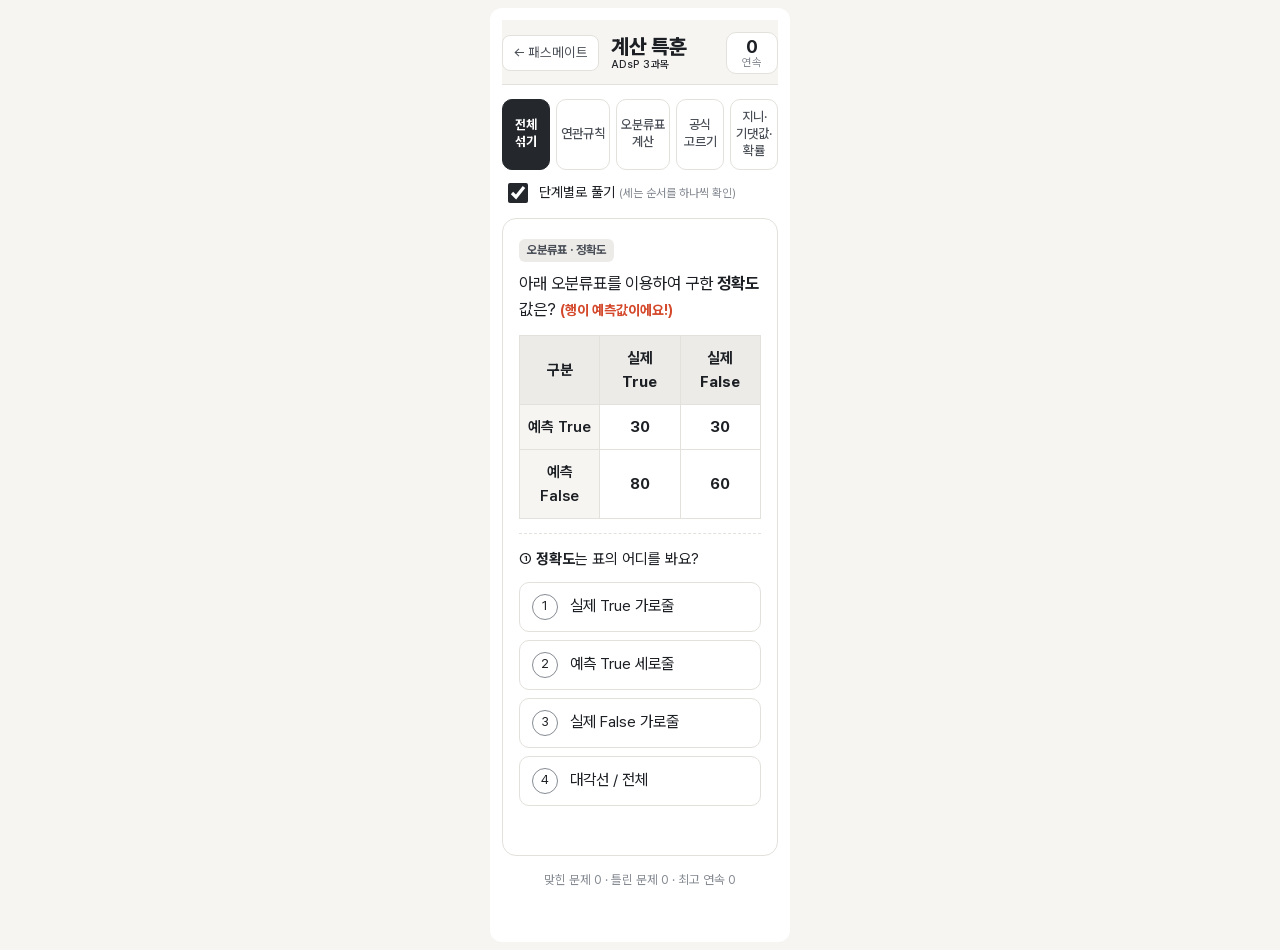
<file: calc.html>
<!DOCTYPE html>
<html lang="ko" data-theme="light">
<head>
<meta charset="utf-8">
<meta name="viewport" content="width=device-width, initial-scale=1, viewport-fit=cover">
<meta name="color-scheme" content="light">
<meta name="author" content="HAE">
<title>패스메이트 · ADsP 계산 특훈</title>
<link rel="stylesheet" href="css/engine.css">
<link rel="stylesheet" href="css/calc.css">
</head>
<body class="pm-study">
<main class="app calc" id="c"></main>
<script>
/* ?c=ar 이면 건축기사 계산 특훈, 아니면 ADsP 계산 특훈 (HAE) */
(function(){var ar=/[?&]c=ar\b/.test(location.search);document.title=ar?'패스메이트 · 건축기사 계산 특훈':'패스메이트 · ADsP 계산 특훈';
var sc=document.createElement('script');sc.src=ar?'js/calc-ar.js':'js/calc.js';document.body.appendChild(sc);})();
</script>
</body>
</html>
</file>
<file: css/engine.css>
/* 패스메이트 공부 화면 디자인 — HAE (컴활 1급 앱 화면을 옮겨 .pm-study 안에서만 쓰이게 바꿈, 글씨 Pretendard) */
@font-face{font-family:"Pretendard";src:url("../fonts/PretendardVariable.woff2") format("woff2-variations");font-weight:45 920;font-style:normal;font-display:swap}
.pm-study{
  --bg:#F6F5F2; --paper:#FFFFFF; --ink:#1C1F24; --ink2:#4A4F57; --ink3:#868B93; --line:#E3E1DC;
  --accent:#24272C; --accent-soft:#ECEBE8; --on-accent:#FFFFFF; --ok:#1F7A55; --ok-soft:#E1F1E8; --bad:#D4492B; --bad-soft:#FBE6DF;
  --mark:#FFE36E; --mark-ink:#3A3000; --warn:#B7791F;
  --ch2:#E08A2E; --ch3:#1F9E86; --ch4:#8E5BC4;
  --f-body:"Pretendard","Apple SD Gothic Neo","Malgun Gothic",system-ui,sans-serif;
  --f-disp:"Pretendard","Apple SD Gothic Neo",sans-serif;
  --f-serif:"Pretendard","Apple SD Gothic Neo",sans-serif;
  --f-mono:"Pretendard","Apple SD Gothic Neo",sans-serif;
  --r:10px;
}
@media (prefers-color-scheme: dark){.pm-study :root:not([data-theme="light"]){
  color-scheme:dark;
  --bg:#151517; --paper:#1F1F23; --ink:#ECEAE6; --ink2:#B5B1AA; --ink3:#86827C; --line:#34333A;
  --accent:#E8E6E2; --accent-soft:#2C2C31; --on-accent:#151517; --ok:#5CC796; --ok-soft:#173528; --bad:#F38B6F; --bad-soft:#3E2219;
  --mark:#E8CB45; --mark-ink:#1E1900; --warn:#E0A54A;
  --ch2:#F0A451; --ch3:#3CC4A8; --ch4:#B48AE6;
}}
.pm-study *{box-sizing:border-box}
.pm-study,.pm-study{height:100%}
.pm-study{touch-action:manipulation;-webkit-text-size-adjust:100%}
.pm-study{background:var(--bg);color:var(--ink);font-family:var(--f-body);font-size:15.5px;line-height:1.6;-webkit-tap-highlight-color:transparent}
.pm-study button{font:inherit;color:inherit;cursor:pointer}
.pm-study button:focus-visible,.pm-study input:focus-visible,.pm-study select:focus-visible{outline:2px solid var(--accent);outline-offset:2px}
.pm-study .app{max-width:680px;margin:0 auto;padding-inline:16px;padding-block:0 96px;min-height:100%}
.pm-study h1,.pm-study h2,.pm-study h3{text-wrap:balance;margin:0}
.pm-study .muted{color:var(--ink3)}
.pm-study .tabnum{font-variant-numeric:tabular-nums}
.pm-study .top{position:sticky;top:env(safe-area-inset-top,0px);z-index:5;background:var(--bg);display:flex;align-items:center;gap:10px;padding-block:12px 10px;border-bottom:1px solid var(--line);margin-bottom:14px}
.pm-study .brand{font-family:var(--f-disp);font-size:21px;letter-spacing:.5px;line-height:1}
.pm-study .brand small{display:block;font-family:var(--f-body);font-size:11.5px;letter-spacing:.08em;color:var(--ink3);margin-top:3px;font-weight:500}
.pm-study .top .sp{flex:1}
.pm-study .timer{font-family:var(--f-mono);font-weight:600;font-size:20px;padding:4px 10px;border-radius:8px;background:var(--paper);border:1px solid var(--line)}
.pm-study .timer.up::before{content:'⏱ ';font-size:.8em}
.pm-study .timer.low{color:var(--bad);border-color:var(--bad)}
.pm-study .iconbtn{border:1px solid var(--line);background:var(--paper);border-radius:8px;padding:6px 10px;font-size:13.5px}
.pm-study .nav{position:fixed;left:0;right:0;bottom:0;z-index:6;background:var(--paper);border-top:1px solid var(--line);padding-bottom:env(safe-area-inset-bottom,0px)}
.pm-study .nav .in{max-width:680px;margin:0 auto;display:grid;grid-template-columns:repeat(6,1fr)}
.pm-study .nav button{border:0;background:none;padding:10px 4px 9px;font-size:12.5px;color:var(--ink3);display:flex;flex-direction:column;align-items:center;gap:3px;font-weight:500}
.pm-study .nav button svg{width:22px;height:22px}
.pm-study .nav button.on{color:var(--accent)}
.pm-study .nav .badge{position:absolute;margin-left:22px;margin-top:-4px;background:var(--bad);color:#fff;font-size:10.5px;border-radius:9px;padding:0 5px;line-height:16px}
.pm-study .sec{display:flex;flex-direction:column;gap:12px;margin-bottom:22px}
.pm-study .sech{display:flex;align-items:baseline;justify-content:space-between;gap:8px}
.pm-study .sech h2{font-size:16px;font-weight:700}
.pm-study .panel{background:var(--paper);border:1px solid var(--line);border-radius:var(--r);padding:14px}
.pm-study .btn{border:0;border-radius:10px;padding:13px 16px;font-weight:700;background:var(--accent);color:var(--on-accent);font-size:15.5px}
.pm-study .btn.ghost{background:var(--paper);color:var(--ink);border:1px solid var(--line)}
.pm-study .btn.bad{background:var(--bad)}
.pm-study .btn:disabled{opacity:.45}
.pm-study .row{display:flex;gap:10px;flex-wrap:wrap}
.pm-study .row>.btn{flex:1 1 140px}
.pm-study .chip{display:inline-flex;align-items:center;gap:4px;font-size:12px;font-weight:700;padding:2px 8px;border-radius:99px;background:var(--accent-soft);color:var(--accent);letter-spacing:.02em;white-space:nowrap}
.pm-study .hero{background:var(--ink);color:var(--bg);border-radius:14px;padding:18px 18px 16px;display:flex;flex-direction:column;gap:10px}
.pm-study .hero h1{font-family:var(--f-disp);font-weight:400;font-size:26px;line-height:1.2;letter-spacing:.3px}
.pm-study .hero p{margin:0;font-size:14px;opacity:.82}
.pm-study .rule{display:grid;grid-template-columns:repeat(3,1fr);gap:8px}
.pm-study .rule div{background:color-mix(in srgb,var(--bg) 12%,transparent);border-radius:8px;padding:8px 10px}
.pm-study .rule b{display:block;font-family:var(--f-disp);font-weight:400;font-size:20px}
.pm-study .rule span{font-size:11.5px;opacity:.8}
.pm-study .bars{display:flex;flex-direction:column;gap:10px}
.pm-study .bar{display:grid;grid-template-columns:86px 1fr 52px;align-items:center;gap:10px;font-size:13.5px}
.pm-study .bar .tr{height:10px;border-radius:5px;background:var(--line);position:relative;overflow:hidden}
.pm-study .bar .tr i{position:absolute;inset:0 auto 0 0;border-radius:5px;background:var(--accent)}
.pm-study .bar .tr .l40{position:absolute;left:40%;top:-2px;bottom:-2px;width:2px;background:var(--bad);opacity:.7}
.pm-study .bar .tr .l60{position:absolute;left:60%;top:-2px;bottom:-2px;width:2px;background:var(--ink);opacity:.5}
.pm-study .bar b{text-align:right;font-variant-numeric:tabular-nums}
.pm-study .sets{display:grid;grid-template-columns:repeat(auto-fill,minmax(150px,1fr));gap:8px}
.pm-study .setbtn{text-align:left;border:1px solid var(--line);background:var(--paper);border-radius:10px;padding:11px 12px;display:flex;flex-direction:column;gap:2px}
.pm-study .setbtn b{font-size:15px}
.pm-study .setbtn span{font-size:12px;color:var(--ink3)}
.pm-study .setbtn.done{border-color:var(--ok)}
.pm-study .setbtn.done span{color:var(--ok)}
.pm-study .seg{display:flex;background:var(--paper);border:1px solid var(--line);border-radius:10px;padding:3px;gap:3px}
.pm-study .seg button{flex:1;border:0;background:none;border-radius:8px;padding:8px 6px;font-size:13.5px;font-weight:500;color:var(--ink2)}
.pm-study .seg button.on{background:var(--accent);color:#fff}
.pm-study .hint{font-size:13px;color:var(--ink3);margin:0}
.pm-study .resume{border:2px solid var(--accent);background:var(--accent-soft)}
.pm-study .randp{margin-bottom:12px}
.pm-study .csel{display:flex;gap:6px;margin-bottom:8px}
.pm-study .csel select{flex:1;min-width:0;padding:10px 10px;border-radius:10px;border:1px solid var(--line);background:var(--paper);color:var(--ink);font:inherit;font-size:14.5px;font-weight:600}
.pm-study .rpick{display:flex;gap:6px;align-items:center;flex-wrap:wrap;margin:2px 0 8px}
.pm-study .rpick select{flex:1;min-width:160px;padding:8px;border-radius:8px;border:1px solid var(--line);background:var(--paper);color:var(--ink);font:inherit;font-size:14px}
.pm-study .rlist{display:flex;flex-direction:column;gap:6px;margin-top:4px}
.pm-study .ritem{display:flex;align-items:center;gap:6px;border:1px solid var(--line);border-radius:10px;padding:8px 10px;background:var(--bg)}
.pm-study .ritem>div{flex:1;display:flex;flex-direction:column}
.pm-study .ritem b{font-size:14px}
.pm-study .ritem span{font-size:12px;color:var(--ink3)}
.pm-study .ritem .iconbtn{padding:6px 9px;font-size:12.5px}
.pm-study .obchip{font-size:11px;font-weight:700;color:var(--warn);border:1px solid var(--warn);border-radius:20px;padding:1px 7px}
.pm-study .oldsets{margin-top:10px}
.pm-study .oldsets summary{cursor:pointer;font-weight:700;font-size:14px;padding:10px 12px;border:1px solid var(--line);border-radius:10px;background:var(--paper);list-style:none;display:flex;justify-content:space-between}
.pm-study .oldsets summary::-webkit-details-marker{display:none}
.pm-study .oldsets[open] summary{margin-bottom:8px}
.pm-study .yr{font-size:12px;font-weight:700;color:var(--ink3);margin:10px 0 6px}
.pm-study.cbton{background:#DCE3EC}
.pm-study.cbton .app{max-width:none;padding:0}
.pm-study .cbt{--cb:#1F3B6E;--cb2:#2E5AA8;font-family:var(--f-sans);color:#1A1F27;min-height:100vh;display:flex;flex-direction:column}
.pm-study .cbt-h{background:var(--cb);color:#fff;display:flex;flex-wrap:wrap;align-items:center;gap:6px 12px;padding:8px 12px;position:sticky;top:0;z-index:5}
.pm-study .cbt-h .tt{font-weight:800;font-size:15px;letter-spacing:-.01em}
.pm-study .cbt-h .tt small{display:block;font-weight:500;font-size:11px;opacity:.75}
.pm-study .cbt-h .grp{display:flex;align-items:center;gap:4px;font-size:12px}
.pm-study .cbt-h .grp button{background:#fff;color:var(--cb);border:0;border-radius:4px;font-size:12px;font-weight:700;padding:4px 7px;min-width:34px}
.pm-study .cbt-h .grp button.on{background:#FFD54A;color:#1A1F27}
.pm-study .cbt-h .cnt{display:flex;gap:10px;font-size:12px}
.pm-study .cbt-h .cnt b{font-size:15px;font-family:var(--f-mono)}
.pm-study .cbt-h .clock{margin-left:auto;background:#0E2246;border-radius:6px;padding:4px 10px;text-align:center;font-size:11px}
.pm-study .cbt-h .clock b{display:block;font-family:var(--f-mono);font-size:18px;color:#FFD54A}
.pm-study .cbt-h .clock.low b{color:#FF8A80}
.pm-study .cbt-body{flex:1;display:flex;gap:10px;padding:10px;align-items:flex-start}
.pm-study .cbt-main{flex:1;min-width:0;background:#fff;border:1px solid #B9C4D3;border-radius:6px;padding:14px 14px 6px}
.pm-study .cbt-q{padding:4px 0 16px;border-bottom:1px dashed #C9D2DE;margin-bottom:14px;font-size:calc(15px*var(--fs,1));line-height:1.65}
.pm-study .cbt-q:last-child{border-bottom:0}
.pm-study .cbt-q .qt{font-weight:700;display:flex;gap:6px;word-break:keep-all;overflow-wrap:anywhere}
.pm-study .cbt-q .qt .no{color:var(--cb2);flex:none}
.pm-study .cbt-q img{max-width:100%;border:1px solid #D5DCE6;margin:8px 0;display:block}
.pm-study .cbt-q ol{list-style:none;margin:8px 0 0;padding:0;display:flex;flex-direction:column;gap:2px}
.pm-study .cbt-q li button{width:100%;text-align:left;background:none;border:0;border-radius:6px;padding:7px 8px;display:flex;gap:8px;font:inherit;color:inherit;touch-action:manipulation;word-break:keep-all;overflow-wrap:anywhere}
.pm-study .cbt-q li button .m{flex:none;width:1.5em;height:1.5em;border-radius:50%;border:1.5px solid #8796AB;display:inline-flex;align-items:center;justify-content:center;font-size:.8em;font-weight:700;color:#5B6B80;margin-top:.1em}
.pm-study .cbt-q li button.on{background:#E6EEFB}
.pm-study .cbt-q li button.on .m{background:var(--cb2);border-color:var(--cb2);color:#fff}
.pm-study .cbt-side{width:236px;flex:none;background:#fff;border:1px solid #B9C4D3;border-radius:6px;position:sticky;top:76px;max-height:calc(100vh - 150px);display:flex;flex-direction:column}
.pm-study .cbt-side h3{margin:0;background:var(--cb);color:#fff;font-size:13px;text-align:center;padding:7px;border-radius:5px 5px 0 0}
.pm-study .cbt-omr{overflow:auto;padding:4px 6px}
.pm-study .cbt-omr .r{display:flex;align-items:center;gap:3px;padding:2px 0;border-bottom:1px solid #EEF1F5}
.pm-study .cbt-omr .r.cur{background:#FFF6D6}
.pm-study .cbt-omr .r>b{width:26px;font-family:var(--f-mono);font-size:12px;text-align:right;padding-right:4px;color:#46546A;cursor:pointer}
.pm-study .cbt-omr .r button{flex:1;height:24px;border:1.4px solid #8796AB;border-radius:50%;background:#fff;font-size:11px;padding:0;color:#5B6B80;max-width:28px;touch-action:manipulation}
.pm-study .cbt-omr .r button.on{background:#1A1F27;border-color:#1A1F27;color:#fff}
.pm-study .cbt-f{position:sticky;bottom:0;background:#C7D1DE;border-top:1px solid #9FADBF;display:flex;gap:6px;padding:8px 10px calc(8px + env(safe-area-inset-bottom));flex-wrap:wrap;z-index:5}
.pm-study .cbt-f button{background:#fff;border:1px solid #8796AB;border-radius:5px;padding:9px 10px;font-size:13px;font-weight:700;color:#1F3B6E;touch-action:manipulation}
.pm-study .cbt-f .sp{flex:1}
.pm-study .cbt-f .sub{background:var(--cb);color:#fff;border-color:var(--cb)}
.pm-study .cbt-f .omrbtn{display:none}
.pm-study .cbt-pg{font-family:var(--f-mono);font-size:13px;align-self:center;color:#1F3B6E}
.pm-study .cbt-f .mclock{display:none;font-family:var(--f-mono);font-weight:700;color:#1F3B6E;align-self:center;font-size:15px}
.pm-study .cbt-f .mclock.low{color:#C62828}
@media (max-width:820px){.pm-study .cbt-side{display:none}
.pm-study .cbt-f .omrbtn{display:inline-block}
.pm-study .cbt-body{padding:8px}
.pm-study .cbt-h{position:static;padding:8px 10px;gap:6px 10px}
.pm-study .cbt-h .tt{width:100%}
.pm-study .cbt-h .grp button{padding:3px 5px;min-width:0;font-size:11px}
.pm-study .cbt-h .clock{margin-left:auto;padding:2px 8px}
.pm-study .cbt-h .clock b{font-size:15px}
.pm-study .cbt-f{gap:5px;padding:6px 8px calc(6px + env(safe-area-inset-bottom))}
.pm-study .cbt-f button{padding:8px 8px;font-size:12.5px}
.pm-study .cbt-f .mclock{display:inline-block}
.pm-study .cbt-f #cExit{display:none}}
.pm-study .cbt-sheet{min-height:0!important}
.pm-study .cbt-sheet .cbt-omr{max-height:70vh;overflow:auto}
.pm-study #cExit2{display:none}
@media (max-width:820px){.pm-study #cExit2{display:inline-block}}
.pm-study .cbt-sheet{background:#fff;width:min(420px,100%);border-radius:12px 12px 0 0;padding:0 0 10px}
.pm-study .calc{background:#fff;border-radius:12px;padding:12px;width:min(300px,92vw);margin:auto}
.pm-study .calc .scr{font-family:var(--f-mono);font-size:22px;text-align:right;border:1px solid #B9C4D3;border-radius:6px;padding:8px;margin-bottom:8px;overflow:hidden;white-space:nowrap}
.pm-study .calc .k{display:grid;grid-template-columns:repeat(4,1fr);gap:6px}
.pm-study .calc .k button{padding:12px 0;border:1px solid #B9C4D3;border-radius:6px;background:#F3F6FA;font-size:16px;font-weight:700}
.pm-study .qhead{display:flex;align-items:center;gap:8px;flex-wrap:wrap;margin-bottom:8px}
.pm-study .qnum{font-family:var(--f-disp);font-size:24px;line-height:1}
.pm-study .qmeta{font-size:12.5px;color:var(--ink3)}
.pm-study .progress{height:4px;background:var(--line);border-radius:2px;margin-bottom:14px;overflow:hidden}
.pm-study .progress i{display:block;height:100%;background:var(--accent)}
.pm-study .stem{font-size:16.5px;font-weight:500;white-space:pre-wrap;word-break:keep-all;overflow-wrap:anywhere;margin:0 0 12px}
.pm-study .figwait{font-size:13px;color:var(--ink3);padding:20px;text-align:center;border:1px dashed var(--line);border-radius:8px;margin:0 0 12px}
.pm-study .qimg{display:block;width:auto;max-width:100%;padding:4px;border:1px solid var(--line);border-radius:8px;background:#fff;margin:0 0 12px}
.pm-study .opts{display:flex;flex-direction:column;gap:8px}
.pm-study .opt{-webkit-user-select:none;user-select:none;touch-action:manipulation;cursor:pointer;display:grid;grid-template-columns:30px 1fr;gap:6px;align-items:start;text-align:left;border:1.5px solid var(--line);background:var(--paper);border-radius:10px;padding:12px 12px;font-size:15px;word-break:keep-all;overflow-wrap:anywhere}
.pm-study .opt .n{font-family:var(--f-mono);font-weight:600;width:24px;height:24px;border-radius:50%;border:1.5px solid var(--ink3);display:grid;place-items:center;font-size:13px;line-height:1}
.pm-study .opt.sel{border-color:var(--accent);background:var(--accent-soft)}
.pm-study .opt.sel .n{background:var(--accent);border-color:var(--accent);color:var(--on-accent)}
.pm-study .opt.right{border-color:var(--ok);background:var(--ok-soft)}
.pm-study .opt.right .n{background:var(--ok);border-color:var(--ok);color:#fff}
.pm-study .opt.wrong{border-color:var(--bad);background:var(--bad-soft)}
.pm-study .opt.wrong .n{background:var(--bad);border-color:var(--bad);color:#fff}
.pm-study .opt:disabled{cursor:default;color:var(--ink)}
.pm-study .opt:not(:disabled):active{border-color:var(--accent);background:var(--accent-soft)}
.pm-study .qnav{display:grid;grid-template-columns:auto 1fr 1fr;gap:8px;margin-top:16px}
.pm-study .qnav .btn{padding:13px 10px}
.pm-study .verdict{margin-top:14px;border-radius:10px;padding:14px;border:1px solid var(--line);background:var(--paper);display:flex;flex-direction:column;gap:10px}
.pm-study .verdict .vt{font-weight:700;font-size:16px;display:flex;align-items:center;gap:8px}
.pm-study .verdict.ok .vt{color:var(--ok)}
.pm-study .verdict.no .vt{color:var(--bad)}
.pm-study .why{font-size:14.5px;white-space:pre-wrap;word-break:keep-all;overflow-wrap:anywhere;color:var(--ink)}
.pm-study .why .lbl,.pm-study .tip .lbl{display:block;font-size:11.5px;font-weight:700;letter-spacing:.08em;color:var(--ink3);margin-bottom:3px}
.pm-study .tip{font-size:14px;border-radius:8px;padding:10px 12px;background:var(--bg)}
.pm-study .tip mark{background:var(--mark);color:var(--mark-ink);padding:0 2px;border-radius:2px;box-decoration-break:clone;-webkit-box-decoration-break:clone}
.pm-study .mine{font-size:13.5px;display:flex;gap:10px;flex-wrap:wrap}
.pm-study .mine span b{font-weight:700}
.pm-study .mine .x{color:var(--bad)}
.pm-study .mine .o{color:var(--ok)}
.pm-study .flag.on{color:var(--warn);border-color:var(--warn)}
.pm-study .pick2{display:grid;grid-template-columns:1fr 1fr;gap:8px}
.pm-study .pick2 button{border:1px solid var(--line);background:var(--paper);border-radius:12px;padding:14px 10px;display:flex;flex-direction:column;gap:4px;text-align:left;font:inherit;color:var(--ink)}
.pm-study .pick2 button b{font-size:15px}
.pm-study .pick2 button span{font-size:12px;color:var(--ink3)}
.pm-study .pick2 button.on{border:2px solid var(--ink)}
@media (max-width:380px){.pm-study .pick2{grid-template-columns:1fr}}
.pm-study .sheetbg.center{align-items:center;padding:16px}
.pm-study .sheetbg.center .sheet{border-radius:16px;max-width:420px}
.pm-study .sheetbg{position:fixed;inset:0;background:rgba(10,14,20,.45);z-index:20;display:flex;align-items:flex-end;justify-content:center}
.pm-study .sheet{background:var(--paper);width:100%;max-width:680px;max-height:82%;overflow:auto;border-radius:16px 16px 0 0;padding:16px 16px calc(16px + env(safe-area-inset-bottom,0px));display:flex;flex-direction:column;gap:12px}
.pm-study .omr{display:grid;grid-template-columns:repeat(10,1fr);gap:6px}
.pm-study .omr button{aspect-ratio:1;max-width:100%;border:1.5px solid var(--line);background:var(--bg);border-radius:50%;font-family:var(--f-mono);font-size:12px;font-weight:600;padding:0}
.pm-study .omr button.ans{background:var(--accent-soft);border-color:var(--accent)}
.pm-study .omr button.r{background:var(--ok);border-color:var(--ok);color:#fff}
.pm-study .omr button.w{background:var(--bad);border-color:var(--bad);color:#fff}
.pm-study .omr button.cur{outline:2px solid var(--ink);outline-offset:1px}
.pm-study .omr button.fl{box-shadow:inset 0 -4px 0 var(--warn)}
.pm-study .legend{display:flex;gap:12px;flex-wrap:wrap;font-size:12px;color:var(--ink3)}
.pm-study .legend i{display:inline-block;width:10px;height:10px;border-radius:50%;margin-right:4px;vertical-align:-1px}
.pm-study .card-score{background:var(--paper);border:1px solid var(--line);border-radius:12px;overflow:hidden}
.pm-study .card-score .ttl{padding:14px 14px 10px;display:flex;justify-content:space-between;align-items:baseline;gap:8px;flex-wrap:wrap;border-bottom:2px solid var(--ink)}
.pm-study .card-score .ttl h2{font-size:17px}
.pm-study .card-score+.card-score,.pm-study .card-score+.panel{margin-top:0}
.pm-study .scoretbl{width:100%;border-collapse:collapse;font-variant-numeric:tabular-nums;font-size:14px}
.pm-study .scoretbl th{font-size:12px;color:var(--ink3);font-weight:500;padding:8px 4px;border-bottom:1px solid var(--line)}
.pm-study .scoretbl td{text-align:center;padding:10px 4px;font-weight:700;font-size:16px}
.pm-study .scoretbl td.fail{color:var(--bad)}
.pm-study .passbox{display:flex;align-items:center;justify-content:space-between;padding:14px;gap:12px;border-top:1px solid var(--line)}
.pm-study .stamp{white-space:nowrap;font-family:var(--f-disp);font-size:26px;padding:2px 14px;border:3px solid currentColor;border-radius:8px;transform:rotate(-4deg);line-height:1.3}
.pm-study .stamp.p{color:var(--ok)}
.pm-study .stamp.f{color:var(--bad)}
.pm-study .avg{font-family:var(--f-disp);font-size:36px;line-height:1}
.pm-study .avg small{font-family:var(--f-body);font-size:13px;color:var(--ink3);margin-left:4px}
.pm-study .qrow{display:flex;gap:10px;align-items:flex-start;text-align:left;border:1px solid var(--line);background:var(--paper);border-radius:10px;padding:11px 12px;width:100%}
.pm-study .qrow .no{font-family:var(--f-mono);font-weight:600;font-size:13px;color:var(--bad);min-width:30px}
.pm-study .qrow .tx{flex:1;font-size:14px;word-break:keep-all;overflow-wrap:anywhere;display:-webkit-box;-webkit-line-clamp:2;-webkit-box-orient:vertical;overflow:hidden}
.pm-study .qrow .cnt{font-size:12px;color:var(--ink3);white-space:nowrap}
.pm-study details.grp{background:var(--paper);border:1px solid var(--line);border-radius:10px}
.pm-study details.grp>summary{list-style:none;padding:12px 14px;display:flex;justify-content:space-between;gap:8px;align-items:center;cursor:pointer;font-weight:700;font-size:14.5px}
.pm-study details.grp>summary::-webkit-details-marker{display:none}
.pm-study details.grp>summary .c{font-size:12px;background:var(--bad-soft);color:var(--bad);border-radius:99px;padding:1px 9px;white-space:nowrap}
.pm-study details.grp .body{padding:0 12px 12px;display:flex;flex-direction:column;gap:10px}
.pm-study .note{border-top:1px dashed var(--line);padding-top:10px;display:flex;flex-direction:column;gap:8px}
.pm-study .note .q{font-size:14.5px;font-weight:500;white-space:pre-wrap;word-break:keep-all;overflow-wrap:anywhere}
.pm-study .note .meta{display:flex;gap:6px;flex-wrap:wrap;align-items:center;font-size:12px;color:var(--ink3)}
.pm-study .cgal{border:1px solid var(--line);border-radius:12px;overflow:hidden}
.pm-study .cgal-h{background:var(--accent-soft);font-weight:700;font-size:14px;padding:10px 14px;display:flex;justify-content:space-between}
.pm-study .cgal-h span{color:var(--ink3);font-weight:500;font-size:12.5px}
.pm-study .cgal-g{display:grid;grid-template-columns:repeat(2,1fr)}
.pm-study .cgal-g figure{margin:0;display:grid;grid-template-columns:76px 1fr;gap:10px;align-items:center;padding:10px 12px;border-top:1px solid var(--line)}
.pm-study .cgal-g figure:nth-child(odd){border-right:1px solid var(--line)}
.pm-study .cgal-g svg{width:76px;height:auto;background:var(--bg);border-radius:6px}
.pm-study .cgal-g figcaption{font-size:13px;line-height:1.45;color:var(--ink2);word-break:keep-all}
.pm-study .cgal-g figcaption b{display:block;color:var(--ink);font-size:14px;margin-bottom:1px}
@media (max-width:520px){.pm-study .cgal-g{grid-template-columns:1fr}
.pm-study .cgal-g figure:nth-child(odd){border-right:0}}
.pm-study .cgal .ax{fill:none;stroke:var(--ink3);stroke-width:1.2}
.pm-study .cgal .a{fill:var(--ink2)}
.pm-study .cgal .b{fill:#9A9A9A}
.pm-study .cgal .c{fill:#C4C4C4}
.pm-study .cgal .d{fill:#6B6B6B}
.pm-study .cgal .e{fill:var(--bad)}
.pm-study .cgal .ao{fill:var(--ink2);opacity:.7}
.pm-study .cgal .bo{fill:#9A9A9A;opacity:.7}
.pm-study .cgal .co{fill:#C4C4C4;opacity:.8}
.pm-study .cgal .ra{fill:var(--ink2);fill-opacity:.3;stroke:var(--ink2);stroke-width:1.5}
.pm-study .cgal .rb{fill:#9A9A9A;fill-opacity:.3;stroke:#9A9A9A;stroke-width:1.5}
.pm-study .cgal .ln{fill:none;stroke:var(--ink2);stroke-width:2.2}
.pm-study .cgal .ln3{fill:none;stroke:#9A9A9A;stroke-width:2.2}
.pm-study .cgal .ln2{stroke:var(--ink2);stroke-width:1.3}
.pm-study .cgal .md{stroke:var(--paper);stroke-width:2}
.pm-study .cgal .gr{fill:none;stroke:var(--line);stroke-width:1}
.pm-study .cgal .mesh{stroke:var(--paper);stroke-width:.8;opacity:.6}
.pm-study .cgal .ka,.pm-study .cgal .kb,.pm-study .cgal .kc,.pm-study .cgal .kd{fill:none}
.pm-study .cgal .ka{stroke:var(--ink2)}
.pm-study .cgal .kb{stroke:#9A9A9A}
.pm-study .cgal .kc{stroke:#C4C4C4}
.pm-study .cgal .kd{stroke:#6B6B6B}
.pm-study .iconbtn{white-space:nowrap}
.pm-study .top .iconbtn{padding:6px 9px}
@media(max-width:480px){.pm-study .top{gap:6px}
.pm-study .top .iconbtn{padding:6px 8px;font-size:12.5px}
.pm-study .top .timer{font-size:16px;padding:4px 7px}}
.pm-study .pp-brand,.pm-study .pp-sw{white-space:nowrap}
@media(max-width:700px){.pm-study .pp-brand{font-size:15px}
.pm-study .pp-h{grid-template-columns:auto minmax(0,1fr)!important;gap:6px 10px}
.pm-study .pp-r{min-width:0;align-self:stretch;justify-content:space-between}
.pm-study .pp-r .pp-time{font-size:12px;white-space:nowrap}
.pm-study .pp-r select{width:100%;max-width:100%;font-size:12px}
.pm-study .pp-sw .swl{display:none}}
.pm-study .cone{display:flex;flex-direction:column}
.pm-study .vseg{display:flex;align-items:center;gap:6px;flex-wrap:wrap;font-size:13px}
.pm-study .vseg>span{color:var(--ink3);font-weight:700;margin-right:2px}
.pm-study .vseg button{border:1px solid var(--line);background:var(--paper);border-radius:99px;padding:6px 12px;font:inherit;font-size:13px;color:var(--ink2)}
.pm-study .vseg button.on{background:var(--accent);border-color:var(--accent);color:var(--on-accent);font-weight:700}
.pm-study .qlist{display:flex;flex-direction:column;gap:14px}
.pm-study .qs{background:var(--paper);border:1px solid var(--line);border-radius:14px;padding:18px 16px;scroll-margin-top:70px}
.pm-study .qs.okq{border-color:var(--ok)}
.pm-study .qs.noq{border-color:var(--bad)}
.pm-study .qs .qhead{margin-bottom:6px}
.pm-study .flagmini{margin-left:auto;border:1px solid var(--line);background:var(--paper);border-radius:8px;padding:2px 9px;color:var(--ink3);font-size:14px}
.pm-study .flagmini.on{color:var(--warn);border-color:var(--warn)}
.pm-study .progress.sticky{position:sticky;top:58px;z-index:4}
.pm-study .qsubmit{position:sticky;bottom:12px;margin-top:16px;display:flex}
.pm-study .qsubmit .btn{flex:1;box-shadow:0 6px 18px rgba(0,0,0,.12)}
.pm-study .crambar.nost{position:static}
.pm-study .cone .conebar{position:sticky;bottom:calc(env(safe-area-inset-bottom,0px) + 72px);z-index:3;background:var(--bg);padding:8px 0;order:2;display:grid;grid-template-columns:1fr auto 1fr;gap:8px;align-items:center}
.pm-study .cpos{display:flex;align-items:center;gap:6px;font-family:var(--f-mono);font-size:14px;color:var(--ink2)}
.pm-study .cpos input{width:64px;padding:8px 6px;border:1px solid var(--line);border-radius:8px;background:var(--paper);color:var(--ink);font:inherit;text-align:center}
.pm-study #cOneCard .cramcard{min-height:50vh}
.pm-study #cOneCard .opts{margin:4px 0}
.pm-study .csolve{display:flex;flex-direction:column;gap:8px}
.pm-study .csolve .vt{display:flex;align-items:center;gap:8px;font-family:var(--f-serif);font-weight:800;font-size:18px}
.pm-study .csolve.csok .vt{color:var(--ok)}
.pm-study .csolve.csno .vt{color:var(--bad)}
.pm-study .csolve .vt .muted{font-family:var(--f-body);font-size:13px;font-weight:500}
.pm-study .csolve .vt .iconbtn{margin-left:auto}
.pm-study .spage,.pm-study .scards,.pm-study .flip{--sr:var(--accent);--sr-soft:var(--accent-soft)}
.pm-study .stitle{font-family:var(--f-serif);font-weight:800;font-size:30px;margin:4px 0 6px;letter-spacing:-.01em}
.pm-study .ssub{color:var(--ink2);font-size:14.5px;margin:0 0 14px}
.pm-study .stabs{display:grid;grid-template-columns:repeat(3,1fr);border-bottom:2px solid var(--line);margin-bottom:14px}
.pm-study .stabs button{background:none;border:0;padding:8px 2px 10px;font:inherit;font-weight:700;font-size:15px;color:var(--ink2);display:flex;flex-direction:column;align-items:center;gap:2px;margin-bottom:-2px;border-bottom:3px solid transparent;word-break:keep-all}
.pm-study .stabs button small{font-family:var(--f-mono);font-size:11px;letter-spacing:.14em;font-weight:500;color:var(--ink3)}
.pm-study .stabs.many button{font-size:13px}
.pm-study .stabs.many button small{font-size:9px;letter-spacing:.04em;white-space:nowrap}
.pm-study .stabs button.on{color:var(--sr);border-bottom-color:var(--sr)}
.pm-study .stabs button.on small{color:var(--sr)}
.pm-study .schips{display:flex;flex-wrap:wrap;gap:7px;max-height:84px;overflow:hidden;position:relative}
.pm-study .schips.open{max-height:none}
.pm-study .schips button{background:var(--paper);border:1px solid var(--line);border-radius:99px;padding:6px 13px;font:inherit;font-size:13.5px;color:var(--ink);white-space:nowrap}
.pm-study .schips button.w{border-color:var(--sr);color:var(--sr)}
.pm-study .smore{background:none;border:0;color:var(--sr);font:inherit;font-size:13px;font-weight:700;padding:6px 2px}
.pm-study .stools{display:flex;flex-direction:column;gap:8px;margin:6px 0 4px}
.pm-study .tog{background:var(--paper);border:1px solid var(--line);border-radius:8px;padding:7px 11px;font:inherit;font-size:13px;color:var(--ink2)}
.pm-study .tog.on{background:var(--sr-soft);border-color:var(--sr);color:var(--sr);font-weight:700}
.pm-study .sweak{display:flex;flex-wrap:wrap;gap:6px;align-items:center;margin-top:8px;font-size:13px}
.pm-study .sweak b{color:var(--sr);margin-right:2px}
.pm-study .sweak button{border:0;background:var(--sr-soft);color:var(--sr);border-radius:99px;padding:4px 10px;font:inherit;font-size:12.5px}
.pm-study .scards{display:flex;flex-direction:column;gap:14px}
.pm-study .scard{background:var(--paper);border:1px solid var(--line);border-radius:14px;padding:20px 18px 16px;display:flex;flex-direction:column;gap:12px;scroll-margin-top:12px}
.pm-study .scard.weak{border-color:var(--sr)}
.pm-study .scard header{display:flex;align-items:baseline;gap:10px;flex-wrap:wrap}
.pm-study .scard .sno{font-family:var(--f-mono);color:var(--sr);font-weight:600;font-size:14px}
.pm-study .scard h3{font-family:var(--f-serif);font-weight:800;font-size:21px;margin:0;letter-spacing:-.01em;word-break:keep-all}
.pm-study .scard .my{font-size:11.5px;font-weight:700;color:var(--sr);background:var(--sr-soft);padding:1px 8px;border-radius:99px}
.pm-study .slead{margin:-4px 0 0;color:var(--ink2);font-size:14px}
.pm-study .stbl{border:1px solid var(--line);border-radius:10px;overflow-x:auto}
.pm-study .stbl table{border-collapse:collapse;width:100%;font-size:14px}
.pm-study .stbl thead th{background:var(--sr-soft);color:var(--sr);font-weight:700;text-align:left;padding:10px 12px;white-space:nowrap}
.pm-study .stbl td,.pm-study .stbl tbody th{padding:10px 12px;border-top:1px solid var(--line);text-align:left;vertical-align:top;word-break:keep-all;overflow-wrap:anywhere}
.pm-study .stbl tbody th{font-weight:700;white-space:nowrap}
.pm-study .skv{display:grid;grid-template-columns:minmax(80px,max-content) 1fr;margin:0;font-size:14.5px}
.pm-study .skv dt{font-weight:700;padding:9px 16px 9px 0;border-bottom:1px dashed var(--line);word-break:keep-all}
.pm-study .skv dd{margin:0;padding:9px 0;border-bottom:1px dashed var(--line);word-break:keep-all;overflow-wrap:anywhere}
.pm-study .skv dt:nth-last-child(2),.pm-study .skv dd:last-child{border-bottom:0}
.pm-study .star{color:var(--sr);font-size:.8em;margin-left:3px;vertical-align:super}
.pm-study .stip{background:var(--bg);border-radius:10px;padding:12px 14px;font-size:14.5px;display:flex;gap:10px;align-items:baseline}
.pm-study .stip b{color:var(--sr);flex:none}
.pm-study .sraw{margin:0;padding-left:18px;font-size:14px;display:flex;flex-direction:column;gap:4px}
.pm-study .sorig summary{cursor:pointer;font-size:12.5px;color:var(--ink3)}
.pm-study .sorig ul{margin:6px 0 0;padding-left:18px;font-size:13px;color:var(--ink2);display:flex;flex-direction:column;gap:3px}
.pm-study .sorig .freq{margin-left:6px;font-size:11px;color:var(--sr);font-weight:700}
.pm-study .sgo{align-self:flex-start;background:none;border:0;padding:2px 0;font:inherit;font-weight:700;font-size:14.5px;color:var(--sr)}
.pm-study .flip .scard{flex:0 0 calc(100% - 8px);scroll-snap-align:start;max-height:72vh;overflow:auto}
@media (max-width:420px){.pm-study .skv{grid-template-columns:1fr}
.pm-study .skv dt{border-bottom:0;padding-bottom:0}
.pm-study .skv dd{padding-top:2px}
.pm-study .scard{padding:16px 14px 14px}
.pm-study .scard h3{font-size:19px}}
.pm-study .search{width:100%;border:1px solid var(--line);background:var(--paper);border-radius:10px;padding:11px 12px;font:inherit;color:var(--ink)}
.pm-study .sumsec{background:var(--paper);border:1px solid var(--line);border-radius:10px;padding:12px 14px;display:flex;flex-direction:column;gap:8px;scroll-margin-top:90px}
.pm-study .sumsec h3{font-size:15px;display:flex;gap:8px;align-items:baseline;flex-wrap:wrap}
.pm-study .sumsec h3 .sn{font-family:var(--f-mono);font-size:12px;color:var(--ink3);font-weight:600}
.pm-study .sumsec h3 .my{font-size:11.5px;font-weight:700;color:var(--bad);background:var(--bad-soft);padding:1px 8px;border-radius:99px}
.pm-study .sumsec ul{margin:0;padding-left:18px;display:flex;flex-direction:column;gap:5px}
.pm-study .sumsec li{font-size:14px;word-break:keep-all;overflow-wrap:anywhere;white-space:pre-wrap}
.pm-study .sumsec li.hot{font-weight:500}
.pm-study .sumsec li.hot::marker{color:var(--bad)}
.pm-study .freq{font-size:11px;font-weight:700;color:var(--warn);margin-left:4px;white-space:nowrap}
.pm-study .sumsec.weak{border-color:var(--bad)}
.pm-study .hl{background:var(--mark);color:var(--mark-ink)}
.pm-study .flip{display:flex;overflow-x:auto;scroll-snap-type:x mandatory;gap:12px;margin-inline:-16px;padding-inline:16px;scroll-padding-inline:16px;-webkit-overflow-scrolling:touch;scrollbar-width:none}
.pm-study .flip::-webkit-scrollbar{display:none}
.pm-study .flip .sumsec{flex:0 0 100%;scroll-snap-align:start;max-height:calc(100vh - 230px);overflow-y:auto}
.pm-study .flipbar{display:flex;justify-content:space-between;align-items:center;gap:8px;font-size:13px;color:var(--ink3)}
.pm-study .pdfrow{display:flex;gap:10px;align-items:center;justify-content:space-between;flex-wrap:wrap}
.pm-study .empty{text-align:center;padding:30px 12px;color:var(--ink3);font-size:14px}
.pm-study .confirm{display:flex;flex-direction:column;gap:10px}
.pm-study table.hist{width:100%;border-collapse:collapse;font-size:13px;font-variant-numeric:tabular-nums}
.pm-study table.hist td,.pm-study table.hist th{padding:7px 4px;border-bottom:1px solid var(--line);text-align:center}
.pm-study table.hist th{font-weight:500;color:var(--ink3);font-size:12px}
.pm-study table.hist td:first-child,.pm-study table.hist th:first-child{text-align:left}
.pm-study .ok{color:var(--ok)}
.pm-study .no{color:var(--bad)}
.pm-study .scroll-x{overflow-x:auto}
.pm-study .cramcard{background:var(--paper);border:1px solid var(--line);border-radius:12px;padding:12px 14px;display:flex;flex-direction:column;gap:8px}
.pm-study .cramcard .meta{display:flex;gap:6px;align-items:center;flex-wrap:wrap;font-size:12px;color:var(--ink3)}
.pm-study .cramcard .q{font-size:15px;font-weight:700;word-break:keep-all;overflow-wrap:anywhere;white-space:pre-wrap}
.pm-study .neg{font-size:11px;font-weight:700;color:var(--bad);background:var(--bad-soft);padding:1px 7px;border-radius:99px}
.pm-study .pos{font-size:11px;font-weight:700;color:var(--ok);background:var(--ok-soft);padding:1px 7px;border-radius:99px}
.pm-study .facts{list-style:none;margin:0;padding:0;display:flex;flex-direction:column;gap:6px}
.pm-study .facts li{display:grid;grid-template-columns:22px 1fr;gap:6px;font-size:14.5px;word-break:keep-all;overflow-wrap:anywhere;line-height:1.55}
.pm-study .facts .ic{font-weight:700;text-align:center}
.pm-study .facts li.t .ic{color:var(--ok)}
.pm-study .facts li.key{background:var(--ok-soft);border-radius:8px;padding:6px 8px;margin-inline:-8px;font-weight:700}
.pm-study .facts li.f{color:var(--ink3)}
.pm-study .facts li.f .tx{text-decoration:line-through;text-decoration-color:var(--bad)}
.pm-study .facts li.f .ic{color:var(--bad)}
.pm-study .facts li.fix{background:var(--bad-soft);border-radius:8px;padding:6px 8px;margin-inline:-8px}
.pm-study .facts li.fix .tx{text-decoration:line-through;text-decoration-color:var(--bad);color:var(--ink2)}
.pm-study .wr{color:var(--bad);text-decoration:line-through;text-decoration-thickness:2px;text-decoration-color:var(--bad);background:var(--bad-soft);border-radius:3px;padding:0 2px}
.pm-study .cr{color:var(--ok);font-weight:700;background:var(--ok-soft,rgba(24,134,90,.12));border-radius:3px;padding:0 3px;margin-left:2px}
.pm-study .cr::before{content:"→ ";font-weight:400}
.pm-study .fixbox{color:var(--ink);margin:10px 0;border:1.5px dashed var(--bad);border-radius:10px;padding:9px 11px;font-size:14.5px;line-height:1.75;word-break:keep-all;overflow-wrap:anywhere}
.pm-study .fixbox .lbl{display:block;font-size:12px;font-weight:700;color:var(--bad);margin-bottom:3px}
.pm-study .facts li.fix .tx2{color:var(--ink)}
.pm-study .fixnote{font-size:14px;border-left:3px solid var(--ok);padding:2px 0 2px 10px;word-break:keep-all;overflow-wrap:anywhere}
.pm-study .fixnote b{color:var(--ok)}
.pm-study .fixnote .more{display:-webkit-box;-webkit-line-clamp:4;-webkit-box-orient:vertical;overflow:hidden}
.pm-study .fixnote.open .more{display:block}
.pm-study .fixnote button{border:0;background:none;color:var(--accent);font-size:13px;padding:2px 0}
.pm-study .crambar{position:sticky;top:calc(env(safe-area-inset-top,0px) + 58px);z-index:4;background:var(--bg);padding-block:6px;display:flex;flex-direction:column;gap:8px}
.pm-study .cramcount{display:flex;justify-content:space-between;align-items:center;font-size:13px;color:var(--ink3)}
.pm-study .chartbox{display:flex;flex-direction:column;gap:6px}
.pm-study .chartbox .lbl{font-size:11.5px;font-weight:700;letter-spacing:.08em;color:var(--ink3)}
.pm-study .cs{display:grid;grid-template-columns:repeat(auto-fill,minmax(140px,1fr));gap:8px}
.pm-study .cs figure{margin:0;background:var(--bg);border-radius:8px;padding:8px;display:flex;flex-direction:column;gap:4px}
.pm-study .cs svg{width:100%;height:auto;max-height:90px}
.pm-study .cs figcaption{font-size:12.5px;line-height:1.45;color:var(--ink2)}
.pm-study .cs figcaption b{display:block;color:var(--ink);font-size:13.5px}
.pm-study .cs .ax{fill:none;stroke:var(--ink3);stroke-width:1.2}
.pm-study .cs .a{fill:var(--accent)}
.pm-study .cs .b{fill:var(--ch2)}
.pm-study .cs .c{fill:var(--ch3)}
.pm-study .cs .d{fill:var(--ch4)}
.pm-study .cs .e{fill:var(--bad)}
.pm-study .cs .ao{fill:var(--accent);opacity:.75}
.pm-study .cs .bo{fill:var(--ch2);opacity:.75}
.pm-study .cs .co{fill:var(--ch3);opacity:.75}
.pm-study .cs .ra{fill:var(--accent);fill-opacity:.35;stroke:var(--accent);stroke-width:1.5}
.pm-study .cs .rb{fill:var(--ch2);fill-opacity:.35;stroke:var(--ch2);stroke-width:1.5}
.pm-study .cs .ln{fill:none;stroke:var(--accent);stroke-width:2.2}
.pm-study .cs .ln3{fill:none;stroke:var(--ch3);stroke-width:2.2}
.pm-study .cs .ln2{stroke:var(--ink2);stroke-width:1.3}
.pm-study .cs .md{stroke:var(--paper);stroke-width:2}
.pm-study .cs .gr{fill:none;stroke:var(--line);stroke-width:1}
.pm-study .cs .mesh{stroke:var(--paper);stroke-width:.8;opacity:.6}
.pm-study .cs .ka,.pm-study .cs .kb,.pm-study .cs .kc,.pm-study .cs .kd{fill:none}
.pm-study .cs .ka{stroke:var(--accent)}
.pm-study .cs .kb{stroke:var(--ch2)}
.pm-study .cs .kc{stroke:var(--ch3)}
.pm-study .cs .kd{stroke:var(--ch4)}
@media (prefers-reduced-motion:no-preference){.pm-study .opt,.pm-study .btn{transition:background .15s,border-color .15s}}
.pm-study .top{background:var(--bg);border-bottom:1px solid var(--line)}
.pm-study .brand{font-family:var(--f-serif);font-weight:800;font-size:21px;letter-spacing:-.01em}
.pm-study .brand small{font-family:var(--f-mono);font-size:10.5px;letter-spacing:.16em;color:var(--accent);font-weight:500}
.pm-study .sech h2,.pm-study .sec>h2{font-family:var(--f-serif);font-weight:800;font-size:19px;letter-spacing:-.01em}
.pm-study .sech{border-bottom:0;padding-top:4px}
.pm-study .panel,.pm-study .cramcard,.pm-study .card-score,.pm-study details.grp,.pm-study .setbtn,.pm-study .verdict,.pm-study .qrow{border-radius:14px;border-color:var(--line)}
.pm-study .panel{padding:18px}
.pm-study .panel>b:first-child{font-family:var(--f-serif);font-weight:800;font-size:17px}
.pm-study .hero{background:var(--paper);color:var(--ink);border:1px solid var(--line);border-radius:14px;padding:22px 20px 18px}
.pm-study .hero h1{font-family:var(--f-serif);font-weight:800;font-size:28px;letter-spacing:-.01em}
.pm-study .hero p{opacity:1;color:var(--ink2)}
.pm-study .rule div{background:var(--accent-soft);border-radius:10px}
.pm-study .rule b{font-family:var(--f-mono);font-weight:600;color:var(--accent);font-size:20px}
.pm-study .rule span{opacity:1;color:var(--ink2)}
.pm-study .seg{background:none;border:0;border-bottom:2px solid var(--line);border-radius:0;padding:0;gap:0}
.pm-study .seg button{border-radius:0;padding:10px 4px 9px;margin-bottom:-2px;border-bottom:3px solid transparent;font-weight:700;color:var(--ink3);font-size:14px}
.pm-study .seg.big button{font-size:15px;padding:12px 4px 11px}
.pm-study .seg button.on{background:none;color:var(--accent);border-bottom-color:var(--accent)}
.pm-study .btn{border-radius:10px;background:var(--accent)}
.pm-study .btn.ghost{background:var(--paper);color:var(--ink);border:1px solid var(--line)}
.pm-study .btn.bad{background:var(--accent)}
.pm-study .iconbtn,.pm-study .tog{border-radius:8px;border-color:var(--line)}
.pm-study .setbtn{padding:13px 14px}
.pm-study .setbtn b{font-family:var(--f-serif);font-weight:800;font-size:15.5px}
.pm-study .setbtn.done{border-color:var(--ok)}
.pm-study .yr{font-family:var(--f-mono);letter-spacing:.14em;color:var(--accent);font-weight:500}
.pm-study .oldsets summary{border-radius:14px;padding:13px 14px;font-family:var(--f-serif);font-weight:800}
.pm-study .chip{font-family:var(--f-body);font-weight:700;letter-spacing:0;font-size:11.5px;border-radius:99px;background:var(--accent-soft);color:var(--accent)}
.pm-study .chip.s1,.pm-study .chip.s2,.pm-study .chip.s3,.pm-study .chip.s1,.pm-study .chip.s2,.pm-study .chip.s3{background:var(--accent-soft);color:var(--accent)}
.pm-study .qnum{font-family:var(--f-mono);font-weight:600;color:var(--accent);font-size:22px}
.pm-study .stem{font-size:17px;font-weight:700;line-height:1.65}
.pm-study .opt{border-radius:12px;border-width:1px;padding:13px 14px}
.pm-study .opt .n{border-width:1.2px}
.pm-study .progress i{background:var(--accent)}
.pm-study .verdict{padding:18px}
.pm-study .verdict .vt{font-family:var(--f-serif);font-weight:800;font-size:18px}
.pm-study .why .lbl,.pm-study .tip .lbl,.pm-study .chartbox .lbl,.pm-study .fixbox .lbl{font-family:var(--f-body);letter-spacing:.02em;font-weight:700;color:var(--accent);font-size:12px}
.pm-study .tip{background:var(--bg);border-radius:10px}
.pm-study .tip mark{background:none;color:var(--ink);font-weight:700;box-shadow:inset 0 -.45em 0 var(--accent-soft)}
.pm-study .fixbox{border-radius:12px;border-width:1px}
.pm-study .card-score .ttl{border-bottom:1px solid var(--line)}
.pm-study .card-score .ttl h2{font-family:var(--f-serif);font-weight:800}
.pm-study .scoretbl th{background:var(--accent-soft);color:var(--accent);font-weight:500}
.pm-study .avg{font-family:var(--f-serif);font-weight:800}
.pm-study .stamp{font-family:var(--f-serif);font-weight:800}
.pm-study details.grp>summary{font-family:var(--f-serif);font-weight:800}
.pm-study details.grp>summary .c{font-family:var(--f-mono);background:var(--accent-soft);color:var(--accent)}
.pm-study .cramcard{padding:18px 18px 16px;gap:10px}
.pm-study .cramcard .q{font-size:15.5px}
.pm-study .cramcard .meta{font-size:12px}
.pm-study .neg,.pm-study .pos{font-family:var(--f-body);letter-spacing:0}
.pm-study .facts li.key{background:var(--ok-soft)}
.pm-study .fixnote{border-left-color:var(--accent)}
.pm-study .fixnote b{color:var(--accent)}
.pm-study .crambar{background:var(--bg)}
.pm-study .csel select,.pm-study .rpick select,.pm-study .search{border-radius:10px;border-color:var(--line)}
.pm-study table.hist th{font-weight:700;color:var(--accent);background:var(--accent-soft)}
.pm-study table.hist{border-radius:10px;overflow:hidden}
.pm-study .ritem{border-radius:12px;background:var(--paper)}
.pm-study .ritem b{font-family:var(--f-serif);font-weight:800}
.pm-study .nav{background:var(--paper)}
.pm-study .nav button.on{color:var(--accent);font-weight:700}
.pm-study .sheet{border-radius:18px 18px 0 0}
.pm-study .omr button.ans{background:var(--accent-soft);border-color:var(--accent)}
.pm-study .empty{font-family:var(--f-serif)}
.pm-study .bar .tr i{background:var(--accent)}
.pm-study .resume{border:1px solid var(--accent);background:var(--accent-soft)}
.pm-study .mgrid{display:grid;grid-template-columns:repeat(5,1fr);gap:6px 4px;background:var(--paper);border:1px solid var(--line);border-radius:14px;padding:14px 8px}
.pm-study .mgrid button{background:none;border:0;display:flex;flex-direction:column;align-items:center;gap:6px;padding:6px 2px;font:inherit;font-size:12px;color:var(--ink2);border-radius:10px;word-break:keep-all;text-align:center;line-height:1.3}
.pm-study .mgrid button svg{width:30px;height:30px;padding:6px;border-radius:10px;background:var(--accent-soft);color:var(--ink);box-sizing:content-box}
.pm-study .mgrid button:active{background:var(--bg)}
@media (max-width:380px){.pm-study .mgrid{grid-template-columns:repeat(5,1fr)}
.pm-study .mgrid button{font-size:11px}
.pm-study .mgrid button svg{width:24px;height:24px}}
.pm-study .pcards{display:flex;gap:10px;overflow-x:auto;padding-bottom:4px;scroll-snap-type:x mandatory;scrollbar-width:none}
.pm-study .pcards::-webkit-scrollbar{display:none}
.pm-study .pcard{flex:0 0 min(300px,82%);scroll-snap-align:start;background:var(--paper);border:1px solid var(--line);border-radius:14px;padding:16px;display:flex;flex-direction:column;gap:12px}
.pm-study .pcard .ph{display:flex;justify-content:space-between;align-items:center;gap:10px}
.pm-study .pcard .ph>div{display:flex;flex-direction:column;gap:4px}
.pm-study .pcard b{font-family:var(--f-serif);font-weight:800;font-size:16px}
.pm-study .pm{font-size:12px;color:var(--ink3)}
.pm-study .row2{display:grid;grid-template-columns:1fr 1fr;gap:8px}
.pm-study .row2 .iconbtn{padding:9px 6px;font-weight:700}
.pm-study .ring{flex:none}
.pm-study .dday{font-family:var(--f-mono);font-weight:600;font-size:13px;background:var(--ink);color:var(--paper);border-radius:8px;padding:5px 9px;white-space:nowrap}
.pm-study .hdd{font-family:var(--f-mono);font-size:13px;font-weight:600;background:var(--accent-soft);border-radius:8px;padding:3px 8px;margin-left:6px;vertical-align:middle}
.pm-study .qtools{display:flex;gap:6px;flex-wrap:wrap;margin:-2px 0 10px}
.pm-study .savebtn{display:inline-flex;align-items:center;gap:4px;border:1px solid var(--line);background:var(--paper);border-radius:8px;padding:6px 10px;font:inherit;font-size:13px;color:var(--ink2);white-space:nowrap}
.pm-study .savebtn svg{width:15px;height:15px}
.pm-study .savebtn.on{background:var(--ink);border-color:var(--ink);color:var(--paper)}
.pm-study .savebtn.on svg{fill:currentColor}
.pm-study .cramcard .meta .savebtn,.pm-study .qs .qhead .savebtn{margin-left:auto;padding:3px 8px;font-size:12px}
.pm-study .qs .qhead .savebtn+.flagmini{margin-left:6px}
.pm-study .qhist{font-size:12.5px;color:var(--ink3);border-top:1px dashed var(--line);padding-top:8px}
.pm-study .subhead{display:flex;align-items:center;gap:10px;margin:0 0 14px}
.pm-study .subhead h1{font-family:var(--f-serif);font-weight:800;font-size:24px}
.pm-study .tstats,.pm-study .tiles{display:grid;grid-template-columns:repeat(auto-fit,minmax(70px,1fr));gap:8px}
.pm-study .tstats>div,.pm-study .tiles>div{background:var(--bg);border-radius:10px;padding:10px 8px;display:flex;flex-direction:column;align-items:center;gap:2px;text-align:center}
.pm-study .tiles>div{background:var(--paper);border:1px solid var(--line);border-radius:12px;padding:12px 6px}
.pm-study .tstats span,.pm-study .tiles span{white-space:nowrap}
.pm-study .tstats b,.pm-study .tiles b{font-family:var(--f-mono);font-weight:600;font-size:18px}
.pm-study .tstats span,.pm-study .tiles span{font-size:12px;color:var(--ink3)}
.pm-study .road{list-style:none;margin:6px 0 0;padding:0;display:flex;flex-direction:column;gap:0}
.pm-study .road li{display:grid;grid-template-columns:34px 1fr auto;gap:10px;align-items:center;padding:10px 0;position:relative}
.pm-study .road li:not(:last-child)::after{content:"";position:absolute;left:16px;top:42px;bottom:-10px;width:2px;background:var(--line)}
.pm-study .road .dot{width:34px;height:34px;border-radius:50%;border:2px solid var(--ink);display:grid;place-items:center;font-weight:700;font-family:var(--f-mono);background:var(--paper);z-index:1}
.pm-study .road li.done .dot{background:var(--ink);color:var(--paper)}
.pm-study .road li>div{display:flex;flex-direction:column}
.pm-study .road b{font-size:15px}
.pm-study .road span{font-size:12px;color:var(--ink3)}
.pm-study .radar{width:100%;max-width:340px;margin:0 auto;display:block}
.pm-study .achart{width:100%;height:auto;display:block}
.pm-study .chd{display:flex;justify-content:space-between;align-items:baseline;margin-bottom:6px}
.pm-study .chd b{font-family:var(--f-serif);font-weight:800;font-size:16px}
.pm-study .chd span{font-size:12px;color:var(--ink3)}
.pm-study .lg{display:inline-block;width:9px;height:9px;border-radius:2px;margin:0 3px 0 8px;vertical-align:0}
.pm-study .lg.ok{background:var(--ok)}
.pm-study .lg.no{background:var(--bad);opacity:.6}
.pm-study .fbar{display:grid;grid-template-columns:auto 1fr;gap:10px;align-items:center;font-family:var(--f-mono);font-size:13px;color:var(--ink3)}
.pm-study .fbar .progress{margin:0}
.pm-study .fcard{min-height:46vh;width:100%;max-width:100%;min-width:0;background:var(--paper);border:1.5px solid var(--line);border-radius:18px;padding:24px 20px;display:flex;flex-direction:column;align-items:center;justify-content:center;gap:14px;font:inherit;color:var(--ink);text-align:center;box-shadow:0 6px 20px rgba(0,0,0,.05);word-break:keep-all;overflow-wrap:anywhere}
.pm-study .fcard.turned{border-color:var(--ok)}
.pm-study .fcard>span{max-width:100%;overflow-wrap:anywhere;word-break:break-word}
.pm-study .fcard .ft{font-size:12px;color:var(--ink3)}
.pm-study .fcard .ff{font-family:var(--f-serif);font-weight:800;font-size:24px;line-height:1.4}
.pm-study .fcard .fb{font-size:17px;line-height:1.65;font-weight:500}
.pm-study .fcard .fq{font-size:13px;color:var(--ink3);border-top:1px dashed var(--line);padding-top:10px}
.pm-study .fcard .fh{font-size:12px;color:var(--ink3)}
.pm-study .frow{display:grid;grid-template-columns:1fr 1fr;gap:12px}
.pm-study .fno,.pm-study .fok{border:1px solid var(--line);border-radius:99px;padding:13px;font:inherit;font-weight:700;font-size:16px;display:flex;justify-content:space-between;align-items:center}
.pm-study .fno{background:var(--bad-soft);color:var(--bad)}
.pm-study .fok{background:var(--ok-soft);color:var(--ok)}
.pm-study .fno span,.pm-study .fok span{font-family:var(--f-mono);color:var(--ink2);font-weight:500}
.pm-study .recp{display:flex;flex-direction:column;gap:10px;border-color:var(--ink)}
.pm-study .recp>b{font-family:var(--f-serif);font-weight:800;font-size:17px}
.pm-study .recchips{display:flex;flex-wrap:wrap;gap:6px}
.pm-study .recchips button{border:1px solid var(--line);background:var(--bg);border-radius:99px;padding:5px 11px;font:inherit;font-size:12.5px;color:var(--ink2)}
.pm-study .qtbl{margin:0 0 12px;border:1px solid var(--line);border-radius:10px;overflow:hidden;background:var(--paper)}
.pm-study .qtbl>span{display:block;font-size:12px;color:var(--ink3);padding:6px 10px;border-bottom:1px solid var(--line);background:var(--bg)}
.pm-study .qtbl table{border-collapse:collapse;width:100%;font-size:13.5px;font-variant-numeric:tabular-nums}
.pm-study .qtbl th,.pm-study .qtbl td{border:1px solid var(--line);padding:5px 8px;text-align:center;white-space:nowrap}
.pm-study .qtbl tr:first-child th{background:var(--accent-soft);font-weight:700}
.pm-study .qtbl tr>th:first-child{background:var(--accent-soft);font-weight:700;width:30px}
.pm-study .qres td,.pm-study .qres th{text-align:center}
.pm-study.ppon{background:#EFEEEB}
.pm-study.ppon .app{max-width:none;padding:0}
.pm-study .pp{min-height:100vh;display:flex;flex-direction:column;color:#1A1A1A}
.pm-study .pp-h{background:#EFEEEB;display:grid;grid-template-columns:auto 1fr auto;gap:8px 16px;align-items:center;padding:8px 14px;position:sticky;top:0;z-index:5;border-bottom:1px solid #D9D7D2}
.pm-study .pp-l{display:flex;flex-direction:column;align-items:flex-start;gap:2px;font-size:13px}
.pm-study .pp-brand{background:none;border:0;padding:0;color:#1C1F24;font-family:var(--f-serif);font-weight:800;font-size:17px;letter-spacing:-.01em;cursor:pointer;text-align:left}
.pm-study .pp-sw{background:#fff;border:1px solid #B5B1AA;border-radius:3px;padding:2px 8px;color:#1C1F24;font:inherit;font-size:12px;font-weight:600;cursor:pointer}
.pm-study .pp-home{background:none;border:0;padding:0;color:#1C1F24;font:inherit;font-size:13px;font-weight:700}
.pm-study .pp-h h1{font-family:var(--f-body);font-weight:800;font-size:clamp(15px,2vw,21px);color:#1C1F24;text-align:center;letter-spacing:-.01em;word-break:keep-all}
.pm-study .pp-r{display:flex;flex-direction:column;align-items:flex-end;gap:4px}
.pm-study .pp-time{color:#1C1F24;font-weight:700;font-size:14px;white-space:nowrap}
.pm-study .pp-time small{color:#86827C;font-weight:500}
.pm-study .pp-time i{font-style:normal;font-family:var(--f-mono)}
.pm-study .pp-r select{font:inherit;font-size:13px;padding:3px 6px;border:1px solid #B5B1AA;border-radius:3px;background:#fff;max-width:240px}
.pm-study .pp-sw{background:#fff;border:1px solid #B5B1AA;border-radius:3px;font:inherit;font-size:12px;padding:2px 8px}
.pm-study .pp-body{flex:1;display:grid;grid-template-columns:1fr 250px;gap:10px;padding:10px}
.pm-study .pp-paper{background:#fff;border:2px solid #3A3D42;border-radius:6px;padding:10px 14px;columns:2;column-gap:28px;column-rule:1px solid #D9D7D2}
.pm-study .pp-subj{break-inside:avoid;break-after:avoid;border:1px solid #333;background:#E4E2DE;text-align:center;font-weight:800;padding:5px;margin:4px 0 10px;box-shadow:inset 0 0 0 2px #fff}
.pm-study .pp-q{break-inside:avoid;margin:0 0 22px;font-size:16px;line-height:1.6}
.pm-study .pp-qt{display:flex;gap:6px;font-weight:700;word-break:keep-all;overflow-wrap:anywhere}
.pm-study .pp-qt span:first-child{flex:none}
.pm-study .pp-img{max-width:100%;display:block;margin:6px 0;border:1px solid #DDD}
.pm-study .pp-q .qtbl{margin:6px 0}
.pm-study .pp-q ol{list-style:none;margin:6px 0 0;padding:0 0 0 14px}
.pm-study .pp-q li button{width:100%;text-align:left;background:none;border:0;padding:3px 4px;border-radius:4px;display:flex;gap:8px;font:inherit;color:inherit;word-break:keep-all;overflow-wrap:anywhere;touch-action:manipulation}
.pm-study .pp-q li button .m{flex:none;font-size:1.05em}
.pm-study .pp-q li button:hover{background:#F4F3F0}
.pm-study .pp-q li button.on{background:#E6E4DF;font-weight:700}
.pm-study .pp-q li button.on .m{color:#fff;background:#1C1F24;border-radius:50%;width:1.25em;height:1.25em;display:inline-grid;place-items:center;font-size:.85em;margin-top:.2em}
.pm-study .pp-sheet{background:#fff;border-radius:6px;padding:10px 12px;position:sticky;top:70px;max-height:calc(100vh - 140px);display:flex;flex-direction:column}
.pm-study .pp-sheet h2{font-family:var(--f-body);font-weight:900;color:#1C1F24;font-size:24px;letter-spacing:.3em;text-align:center;margin:4px 0 8px}
.pm-study .pp-omr{overflow:auto;font-family:var(--f-mono)}
.pm-study .pp-omr hr{border:0;border-top:1px solid #CFCCC6;margin:6px 0}
.pm-study .pr{display:flex;align-items:center;gap:1px;padding:1px 2px;border-radius:3px}
.pm-study .pr.cur{background:#F1EFEA}
.pm-study .pr b{width:34px;font-size:15px;font-weight:500;cursor:pointer}
.pm-study .pr button{background:none;border:0;padding:0 1px;font-size:19px;line-height:1.25;color:#222;touch-action:manipulation}
.pm-study .pr button.on{color:#fff;background:#222;border-radius:50%}
.pm-study .pp-f{position:sticky;bottom:0;background:#EFEEEB;border-top:1px solid #D9D7D2;display:flex;align-items:center;justify-content:center;gap:12px;padding:8px 12px calc(8px + env(safe-area-inset-bottom));flex-wrap:wrap;z-index:5}
.pm-study .pp-f button{background:#24272C;color:#fff;border:0;border-radius:4px;padding:8px 18px;font:inherit;font-size:14px;font-weight:700}
.pm-study .pp-f button:disabled{opacity:.5}
.pm-study .pp-pg{font-family:var(--f-mono);font-size:16px}
.pm-study .pp-left{color:#1C1F24;font-weight:700;margin-left:auto}
.pm-study .pp-f .pp-omrbtn{display:none;background:#fff;color:#1C1F24;border:1px solid #B5B1AA}
@media (max-width:900px){.pm-study .pp-h{grid-template-columns:1fr auto;position:static}
.pm-study .pp-h h1{grid-column:1/-1;grid-row:2;font-size:16px}
.pm-study .pp-body{grid-template-columns:1fr;padding:6px}
.pm-study .pp-paper{columns:1;padding:10px}
.pm-study .pp-sheet{display:none;position:fixed;right:8px;left:auto;top:auto;bottom:64px;width:min(280px,86vw);max-height:60vh;z-index:9;box-shadow:0 8px 30px rgba(0,0,0,.25)}
.pm-study .pp-sheet.open{display:flex}
.pm-study .pp-f .pp-omrbtn{display:inline-block}
.pm-study .pp-f{gap:8px}
.pm-study .pp-f button{padding:8px 12px}
.pm-study .pp-left{margin-left:0}}
.pm-study .cp .pp-r .pm{font-size:12px;color:#86827C}
.pm-study .cp-meta{font-size:12px;color:#86827C;margin-bottom:2px}
.pm-study .cp-meta b{color:var(--bad);font-weight:700}
.pm-study .cp-o{display:flex;gap:8px;padding:3px 4px;border-radius:4px;word-break:keep-all;overflow-wrap:anywhere}
.pm-study .cp-o.on{background:#E6E4DF;font-weight:700}
.pm-study .cp-o.on .m{color:#fff;background:#1C1F24;border-radius:50%;width:1.25em;height:1.25em;display:inline-grid;place-items:center;font-size:.85em;margin-top:.2em;flex:none}
.pm-study .cp-e{margin:6px 0 0 14px;font-size:14px}
.pm-study .cp-e summary{cursor:pointer;color:#86827C;font-size:13px}
.pm-study .cp-e div{margin-top:4px;color:#3A3D42;white-space:pre-wrap}
.pm-study .pr span{padding:0 1px;font-size:19px;line-height:1.25;color:#BDBAB4}
.pm-study .pr span.on{color:#fff;background:#1C1F24;border-radius:50%}
.pm-study .pm-lock{max-width:420px;margin:40px auto;padding:28px 22px;border:1px solid #e3e1dc;border-radius:16px;background:#fff;text-align:center;display:flex;flex-direction:column;gap:10px}
.pm-study .pm-lock-ic{font-size:34px}
.pm-study .pm-lock h2{margin:0;font-size:19px}
.pm-study .pm-lock p{margin:0;color:#666;font-size:14px}
.pm-study .pm-lock form{display:flex;flex-direction:column;gap:8px;text-align:left;margin-top:8px}
.pm-study .pm-lock label{font-size:13px;font-weight:700;color:#555}
.pm-study .pm-lock input{padding:12px;border:1px solid #d6d3cc;border-radius:10px;font:inherit;font-size:16px}
.pm-study .pm-lock-err{color:#c0392b !important;font-weight:700}
.pm-study .pm-lock-btn{padding:12px;border:0;border-radius:10px;background:#23262b;color:#fff;font:inherit;font-weight:700;cursor:pointer}
.pm-study .pm-lock-sub{padding:10px;border:1px solid #d6d3cc;border-radius:10px;background:#fff;font:inherit;cursor:pointer}
.pm-study .pm-wish{animation:pmWish .6s ease}
.pm-study .pm-wish h2{font-size:21px;font-weight:800}
.pm-study .pm-wish p{font-style:italic;letter-spacing:.02em}
@keyframes pmWish{from{opacity:0;transform:translateY(8px)}to{opacity:1;transform:none}}
@media (prefers-reduced-motion:reduce){.pm-study .pm-wish{animation:none}}
.pm-study{--f-body:"Pretendard",-apple-system,"Apple SD Gothic Neo","Malgun Gothic",sans-serif;--f-disp:var(--f-body);--f-serif:var(--f-body);--f-mono:var(--f-body);font-family:var(--f-body);background:var(--bg);color:var(--ink);min-height:100vh;font-variant-numeric:tabular-nums}
.pm-study .top{gap:8px;flex-wrap:nowrap}
.pm-study .top .brand{min-width:0}
.pm-study .top .brand small{white-space:nowrap;overflow:hidden;text-overflow:ellipsis;display:block}
.pm-study .pm-brand{display:inline-flex;align-items:center;gap:6px;border:0;background:transparent;padding:4px 8px 4px 0;cursor:pointer;color:var(--ink);font:inherit;font-weight:800;font-size:15px}
.pm-study .pm-mark{display:inline-flex;gap:2px}.pm-study .pm-mark i{width:7px;height:10px;border-radius:50%;border:1.4px solid #C42F57}.pm-study .pm-mark i:nth-child(2){background:var(--ink);border-color:var(--ink)}
.pm-study .pm-brand+.brand{padding-left:10px;border-left:1px solid var(--line)}
/* 패스메이트 안에서 돌 때 */
.pm-study{min-height:100vh;min-height:100dvh}
.pm-study .pm-load{max-width:420px;margin:80px auto;text-align:center;color:var(--ink2);display:flex;flex-direction:column;gap:14px;align-items:center}
.pm-study .pm-wish h2{font-size:21px}
.pm-study .pm-wish p{font-style:italic}
@media(max-width:560px){
  .pm-study .pm-name{display:none}
  .pm-study .pm-brand{padding-right:2px}
  .pm-study .top .iconbtn{padding:6px 8px;font-size:12.5px}
  .pm-study .top .brand small{max-width:34vw}
}
@media(max-width:360px){.pm-study .top .brand small{display:none}}
/* 개념 학습 */
.pm-study .linkbtn{border:0;background:none;padding:0;font:inherit;font-weight:700;color:var(--ink);text-decoration:underline;text-underline-offset:3px;cursor:pointer}
.pm-study .cprog{background:var(--paper);border:1px solid var(--line);border-radius:14px;padding:14px 16px;margin:6px 0 14px}
.pm-study .cprog-t{display:flex;justify-content:space-between;align-items:baseline;font-size:14px;margin-bottom:8px}
.pm-study .cprog-t span{font-weight:800;font-variant-numeric:tabular-nums}
.pm-study .cbar{height:8px;border-radius:99px;background:var(--accent-soft);overflow:hidden}
.pm-study .cbar i{display:block;height:100%;background:var(--ok);border-radius:99px}
.pm-study .clist{display:flex;flex-direction:column;gap:8px;padding-bottom:24px}
.pm-study .cunit{display:grid;grid-template-columns:52px minmax(0,1fr) 28px;align-items:center;gap:12px;width:100%;text-align:left;background:var(--paper);border:1px solid var(--line);border-radius:14px;padding:14px 14px 14px 12px;min-height:84px}
.pm-study .cunit:hover{border-color:var(--ink3)}
.pm-study .cunit.done{border-color:var(--ok);background:linear-gradient(0deg,var(--ok-soft),var(--ok-soft)) left/4px 100% no-repeat,var(--paper)}
.pm-study .cno{font-weight:800;font-size:13px;color:var(--ink2);background:var(--accent-soft);border-radius:8px;height:34px;display:grid;place-items:center;font-variant-numeric:tabular-nums}
.pm-study .cinfo{display:flex;flex-direction:column;gap:2px;min-width:0}
.pm-study .cinfo b{font-size:15.5px;line-height:1.35}
.pm-study .cinfo span{font-size:13px;color:var(--ink2);line-height:1.45}
.pm-study .cinfo small{font-size:12px;color:var(--ink3)}
.pm-study .cchk{width:28px;height:28px;border-radius:50%;display:grid;place-items:center;border:1.5px solid var(--line);font-weight:800;color:#fff}
.pm-study .cunit.done .cchk{background:var(--ok);border-color:var(--ok)}
.pm-study .cback{display:block;margin-right:auto;text-align:left;border:0;background:none;padding:4px 0;font:inherit;font-size:14px;font-weight:700;color:var(--ink2);cursor:pointer}
.pm-study .ceye{margin-top:10px;font-size:12px;font-weight:700;letter-spacing:.04em;color:var(--ink3)}
.pm-study .cunitp .stitle{margin-top:4px}
.pm-study .ccards{display:flex;flex-direction:column;gap:12px}
.pm-study .ccard{background:var(--paper);border:1px solid var(--line);border-radius:14px;padding:16px 18px}
.pm-study .ccard .ck{font-size:11.5px;font-weight:800;color:var(--ok);letter-spacing:.03em}
.pm-study .ccard h3{margin:4px 0 6px;font-size:17px;line-height:1.4}
.pm-study .ccard p{margin:0;font-size:15px;line-height:1.75;color:var(--ink);word-break:keep-all}
.pm-study .cflow,.pm-study .ckw{background:var(--paper);border:1px solid var(--line);border-radius:14px;padding:16px 18px;margin-top:12px}
.pm-study .cflow h3,.pm-study .ckw h3{margin:0 0 8px;font-size:15px}
.pm-study .cflow ol{list-style:none;margin:0;padding:0}
.pm-study .cflow li{display:grid;grid-template-columns:minmax(84px,30%) minmax(0,1fr);gap:12px;padding:8px 0;border-bottom:1px dashed var(--line);font-size:14.5px;line-height:1.55}
.pm-study .cflow li:last-child{border-bottom:0}
.pm-study .cflow .fy{font-weight:800;color:var(--ink)}
.pm-study .ckw div{display:flex;flex-wrap:wrap;gap:6px}
.pm-study .ckw span{background:var(--accent-soft);border-radius:99px;padding:5px 12px;font-size:13.5px;font-weight:600}
.pm-study .cacts{display:grid;grid-template-columns:repeat(auto-fit,minmax(200px,1fr));gap:8px;margin-top:16px}
.pm-study .cacts .btn{width:100%;min-height:48px}
.pm-study .cnav{display:grid;grid-template-columns:1fr 1fr;gap:8px;margin:16px 0 28px}
.pm-study .cnav button{text-align:left;background:var(--paper);border:1px solid var(--line);border-radius:12px;padding:12px 14px;font-weight:700;font-size:14px;display:flex;flex-direction:column;gap:2px;min-height:64px}
.pm-study .cnav button.nx{text-align:right;align-items:flex-end}
.pm-study .cnav small{font-weight:500;font-size:12px;color:var(--ink3)}
@media(max-width:480px){.pm-study .nav button{font-size:11.5px;padding:9px 2px 8px}.pm-study .cflow li{grid-template-columns:1fr;gap:2px}}
.pm-study .btn.okb{background:var(--ok);color:#fff}
/* 한글이 단어 중간에서 끊기지 않게 */
.pm-study, .pm-study * { word-break: keep-all; overflow-wrap: break-word; }
.pm-study h1, .pm-study h2, .pm-study h3, .pm-study .hint, .pm-study .cinfo span, .pm-study .ssub, .pm-study .empty { text-wrap: balance; }
.pm-study .opt, .pm-study .ccard p, .pm-study .qtext { text-wrap: pretty; }
/* 오늘의 문제 · 클로버 */
.pm-study .today-lock{text-align:center;align-items:center}
.pm-study .today-lock .tl-ic{font-size:40px}
.pm-study .today-keep{display:flex;flex-direction:column;gap:8px}
.pm-study .today-keep .row{display:flex;align-items:center;justify-content:space-between;gap:8px;flex-wrap:wrap}
.pm-study .clv-mini{font-size:13px;font-weight:700;color:var(--ok);background:var(--ok-soft);border-radius:99px;padding:3px 10px}
.pm-study .today-keep .btn[disabled]{opacity:.5}
.pm-study .askbtn{margin-top:8px}
.pm-study .stamp.n{color:var(--ink2,#666)}

/* ADsP 홈: 계산 특훈 바로가기 - HAE */
.pm-study .calcgo{display:grid;grid-template-columns:1fr auto;grid-template-rows:auto auto;column-gap:10px;align-items:center;margin-top:10px;background:var(--accent);color:var(--on-accent);border-radius:14px;padding:13px 16px;text-decoration:none}
.pm-study .calcgo b{font-size:16px}.pm-study .calcgo span{grid-row:2;font-size:12.5px;opacity:.85}.pm-study .calcgo i{grid-row:1/3;grid-column:2;font-style:normal;font-size:20px}
/* 가답안 (파랑) · 가답안 펜 */
.pm-study .penbtn{border:1.5px solid #2F6FD6;color:#2F6FD6;background:#fff;border-radius:999px;padding:4px 11px;font:inherit;font-size:12.5px;font-weight:700;white-space:nowrap;cursor:pointer;touch-action:manipulation;margin-top:4px}
.pm-study .penbtn.on{background:#2F6FD6;color:#fff;box-shadow:0 0 0 3px rgba(47,111,214,.22)}
.pm-study .pp-q li button.tn .m{color:#fff;background:#2F6FD6;border-radius:50%;width:1.25em;height:1.25em;display:inline-grid;place-items:center;font-size:.85em;margin-top:.2em}
.pm-study .pp-q li button.on.tn .m{background:#1C1F24}
.pm-study .pr button.tn{color:#fff;background:#2F6FD6;border-radius:50%}
.pm-study .pr button.on.tn{background:#222}
.pm-study .pp-q li button,.pm-study .pr button{-webkit-touch-callout:none;-webkit-user-select:none;user-select:none}
.pm-study .pp-tip{font-size:11.5px;color:#6B6862;margin:-2px 0 6px;display:flex;align-items:center;gap:5px}
.pm-study .pp-tip i{width:11px;height:11px;border-radius:50%;background:#2F6FD6;flex:none}

/* ===== 용어 사전 (HAE) ===== */
.pm-study .gterm{all:unset;cursor:pointer;color:inherit;border-bottom:1.5px dotted var(--ink3);text-decoration:none;border-radius:2px}
.pm-study .gterm:hover{background:var(--accent-soft)}
.pm-study .gterm:focus-visible,.pm-study .gchip:focus-visible{outline:2px solid var(--accent);outline-offset:2px}
.pm-study .gcard{display:flex;flex-direction:column;gap:6px;text-align:left}
.pm-study .gcard .gh{display:flex;flex-wrap:wrap;align-items:baseline;gap:6px 8px}
.pm-study .gcard .gh b{font-size:17px;color:var(--ink)}
.pm-study .gcard .gen{font-size:12.5px;color:var(--ink3)}
.pm-study .gcard .gh .chip{margin-left:auto}
.pm-study .gcard .gd{margin:0;font-size:14.5px;line-height:1.6;color:var(--ink);word-break:keep-all;overflow-wrap:anywhere}
.pm-study .gcard .gx{margin:0;font-size:13.5px;line-height:1.5;background:var(--bg);border-radius:8px;padding:8px 10px;color:var(--ink2);word-break:keep-all}
.pm-study .gcard .gx b{display:block;font-size:11.5px;color:var(--accent);margin-bottom:2px}
.pm-study .gcard .gk{margin:0;font-size:12px;color:var(--ink3)}
.pm-study .gpop .gbtns{display:flex;flex-direction:column;gap:8px}
.pm-study .gl{display:flex;flex-direction:column;gap:10px}
.pm-study .glitem{background:var(--paper);border:1px solid var(--line);border-radius:14px;padding:14px 16px;display:flex;flex-direction:column;gap:10px}
.pm-study .glact{display:flex;flex-wrap:wrap;gap:6px}
.pm-study .glact .iconbtn.on{border-color:var(--accent);color:var(--ink);font-weight:700}
.pm-study .gltools{display:flex;gap:6px;flex-wrap:wrap}
.pm-study .glflip{all:unset;box-sizing:border-box;display:flex;flex-direction:column;justify-content:center;align-items:center;gap:8px;width:100%;min-height:220px;background:var(--paper);border:1px solid var(--line);border-radius:16px;padding:22px 18px;cursor:pointer;text-align:center}
.pm-study .glflip>b{font-size:24px;color:var(--ink)}
.pm-study .glflip.on{align-items:stretch}
.pm-study .glbtns{display:grid;grid-template-columns:1fr 1fr;gap:8px;margin:10px 0 8px}
.pm-study .sgl{display:flex;flex-wrap:wrap;align-items:center;gap:6px;margin-top:10px;padding-top:10px;border-top:1px dashed var(--line)}
.pm-study .sgl b{font-size:12px;color:var(--accent);margin-right:2px}
.pm-study .gchip{border:1px solid var(--line);background:var(--bg);color:var(--ink2);border-radius:999px;padding:4px 10px;font:inherit;font-size:12.5px;cursor:pointer}
.pm-study button.calcgo{border:0;width:100%;text-align:left;font:inherit;cursor:pointer}
.pm-study .glgo{background:var(--paper);color:var(--ink);border:1px solid var(--line)}
.pm-study button.glgo{border:1px solid var(--line)}
/* 2026-11-11 (HAE): 헤더 왼쪽 버튼 한 줄 · 답안지 안내 · 안 푼 문제 목록 */
.pm-study .pp-l{display:grid;grid-template-columns:auto auto;justify-content:start;align-items:center;gap:6px}
.pm-study .pp-l .pp-brand{grid-column:1/-1}
.pm-study .pp-l .pp-sw,.pm-study .pp-l .pp-pen{height:30px;display:inline-flex;align-items:center}
.pm-study .pp-tip{display:block;line-height:1.5}.pm-study .pp-tip i{display:inline-block;vertical-align:-1px;margin-right:5px}
.pm-study .pp-q li button,.pm-study .pr button{-webkit-touch-callout:none;-webkit-user-select:none;user-select:none}
.pm-study .leftbox .leftnums{display:flex;flex-wrap:wrap;gap:6px;max-height:160px;overflow:auto;margin:4px 0 2px}
.pm-study .leftnums button{min-width:40px;padding:6px 8px;border:1px solid var(--line);border-radius:8px;background:var(--paper);font-family:var(--f-mono);font-size:13.5px;color:var(--ink)}
.pm-study .leftnums button.tn{border-color:#2F6FD6;color:#2F6FD6;font-weight:700}

/* 20시간 합격 코스 */
.pm-study .p20card{width:100%;text-align:left;border:0;border-radius:14px;padding:16px;background:#1C1F24;color:#F6F5F2;display:flex;flex-direction:column;gap:8px;cursor:pointer;font:inherit}
.pm-study .p20-h{display:flex;justify-content:space-between;align-items:baseline;gap:8px}.pm-study .p20-h b{font-size:18px;font-weight:800;letter-spacing:-.01em}.pm-study .p20-h span{font-size:13px;opacity:.8}
.pm-study .p20-bar{height:8px;border-radius:99px;background:rgba(255,255,255,.18);overflow:hidden}.pm-study .p20-bar i{display:block;height:100%;background:#FFE36E;border-radius:99px}
.pm-study .p20-bar.big{background:var(--accent-soft);height:10px}.pm-study .p20-bar.big i{background:var(--ok)}
.pm-study .p20-next{font-size:14.5px;font-weight:700}.pm-study .p20-sub{font-size:13px;opacity:.8}
.pm-study .p20-cta{align-self:flex-end;font-size:13.5px;font-weight:700;background:#FFE36E;color:#3A3000;border-radius:99px;padding:5px 12px}
.pm-study .p20card .pred{background:rgba(255,255,255,.07);border-radius:10px;padding:8px 10px}
.pm-study .p20card .pr-bar{background:rgba(255,255,255,.16)}.pm-study .p20card .pr-bar i{background:#F6F5F2}.pm-study .p20card .pr-row.f .pr-bar i{background:#F38B6F}
.pm-study .pred{display:flex;flex-direction:column;gap:7px;margin-top:4px}
.pm-study .pr-row{display:grid;grid-template-columns:minmax(92px,30%) minmax(0,1fr) 52px;align-items:center;gap:10px;font-size:13.5px}
.pm-study .pr-l small{opacity:.7;font-size:11.5px;display:block;line-height:1.2}
.pm-study .pr-bar{position:relative;height:10px;border-radius:99px;background:var(--accent-soft)}
.pm-study .pr-bar i{display:block;height:100%;border-radius:99px;background:var(--ok)}
.pm-study .pr-row.f .pr-bar i{background:var(--bad)}
.pm-study .pr-bar em{position:absolute;top:-3px;bottom:-3px;width:2px;background:var(--bad);border-radius:1px}
.pm-study .pr-bar u{position:absolute;top:-3px;bottom:-3px;width:0;border-left:2px dashed currentColor;opacity:.45}
.pm-study .pr-row b{text-align:right;font-size:15px}.pm-study .pr-row b small{font-size:11px;opacity:.7}
.pm-study .pr-sum{display:flex;justify-content:space-between;gap:8px;flex-wrap:wrap;font-size:14px;padding-top:4px}
.pm-study .pr-sum .ok{color:var(--ok);font-weight:800}.pm-study .pr-sum .bad{color:var(--bad);font-weight:800}
.pm-study .p20card .pr-sum .ok{color:#7BE0B0}.pm-study .p20card .pr-sum .bad{color:#FFB39E}
.pm-study .pred.sm .pr-row{font-size:12.5px;grid-template-columns:76px minmax(0,1fr) 44px}.pm-study .pred.sm .pr-l small{display:none}
.pm-study .p20top b{font-size:16px}
.pm-study .p20list{list-style:none;margin:0;padding:0;display:flex;flex-direction:column;gap:8px}
.pm-study .p20st{background:var(--paper);border:1px solid var(--line);border-radius:var(--r);overflow:hidden}
.pm-study .p20st.cur{border-color:var(--ink);box-shadow:inset 0 0 0 1px var(--ink)}
.pm-study .p20st.done .dot{background:var(--ok);border-color:var(--ok);color:#fff}
.pm-study .p20-head{width:100%;display:grid;grid-template-columns:32px minmax(0,1fr) auto;gap:12px;align-items:center;padding:13px 14px;border:0;background:none;text-align:left;font:inherit;color:inherit;cursor:pointer;min-height:64px}
.pm-study .p20-head .dot{width:30px;height:30px;border-radius:50%;border:1.5px solid var(--line);display:grid;place-items:center;font-weight:800;font-size:14px}
.pm-study .p20st.cur .p20-head .dot{border-color:var(--ink)}
.pm-study .p20-t{display:flex;flex-direction:column;gap:2px;min-width:0}.pm-study .p20-t b{font-size:15px;line-height:1.35;word-break:keep-all}.pm-study .p20-t small{font-size:12.5px;color:var(--ink3)}
.pm-study .p20-body{padding:0 14px 14px;display:flex;flex-direction:column;gap:10px}
.pm-study .p20-desc{margin:0;font-size:14px;line-height:1.6;color:var(--ink2);word-break:keep-all}
.pm-study .p20steps{display:grid;grid-template-columns:repeat(3,minmax(0,1fr));gap:6px}
.pm-study .p20steps div{background:var(--bg);border-radius:10px;padding:8px;display:flex;flex-direction:column;gap:2px;align-items:flex-start}
.pm-study .p20steps span{width:20px;height:20px;border-radius:50%;background:var(--accent-soft);display:grid;place-items:center;font-size:11.5px;font-weight:800}
.pm-study .p20steps .ok span{background:var(--ok);color:#fff}
.pm-study .p20steps b{font-size:13px}.pm-study .p20steps small{font-size:11.5px;color:var(--ink3);line-height:1.3}
.pm-study .p20res{display:flex;flex-direction:column;gap:6px;border-color:var(--ink)}.pm-study .p20res span{font-size:14.5px;line-height:1.5}
.pm-study .p20weak{display:flex;align-items:center;gap:10px;flex-wrap:wrap;margin-top:2px}.pm-study .p20weak>span{font-size:13.5px;font-weight:700;white-space:nowrap}
.pm-study .p20weak .seg{flex:1 1 220px;display:flex;background:var(--paper);border:1px solid var(--line);border-radius:10px;padding:3px;gap:3px}
.pm-study .p20weak .seg button{flex:1 1 0;min-width:0;border:0;background:none;border-radius:8px;padding:8px 4px;font:inherit;font-size:13px;font-weight:600;color:var(--ink2);cursor:pointer;white-space:nowrap}
.pm-study .p20weak .seg button.on{background:var(--bad);color:#fff}
.pm-study .p20st .chip{background:var(--accent-soft);color:var(--accent)}
.pm-study .p20btns .btn{flex:1 1 0;min-width:0}
.pm-study .p20skip{margin-top:10px;font-size:13.5px}.pm-study .p20skip summary{cursor:pointer;color:var(--ink3);padding:6px 0}
.pm-study .p20-head>span:last-child:empty{display:none}
.pm-study @media (max-width:420px){.p20steps small{display:none}.pm-study .p20btns .btn{padding-left:6px;padding-right:6px;font-size:13.5px}}
</file>
<file: css/calc.css>
/* ADsP 계산 특훈 화면 (패스메이트용: engine.css보다 우선) - HAE */
body.pm-study .calc{padding-bottom:40px}
body.pm-study .ctop{position:sticky;top:0;z-index:5;background:var(--bg);display:grid;grid-template-columns:auto 1fr auto;align-items:center;gap:12px;padding:12px 0 10px;border-bottom:1px solid var(--line);margin-bottom:14px}
body.pm-study .ctop .back{font-size:13.5px;color:var(--ink2);text-decoration:none;border:1px solid var(--line);background:var(--paper);border-radius:8px;padding:6px 10px;white-space:nowrap}
body.pm-study .cstat{display:flex;flex-direction:column;align-items:center;min-width:52px;background:var(--paper);border:1px solid var(--line);border-radius:10px;padding:4px 8px;line-height:1.1}
body.pm-study .cstat b{font-family:var(--f-mono);font-size:18px}
body.pm-study .cstat span{font-size:11px;color:var(--ink3)}
body.pm-study .chips{display:grid;grid-template-columns:repeat(5,1fr);gap:6px;margin-bottom:10px}
body.pm-study .chip{text-align:center;border:1px solid var(--line);background:var(--paper);border-radius:10px;padding:9px 4px;font:inherit;font-size:13px;color:var(--ink2);word-break:keep-all;line-height:1.3;min-height:44px}
body.pm-study .chip.on{background:var(--accent);color:var(--on-accent);border-color:var(--accent);font-weight:700}
@media (max-width:560px){body.pm-study .chips{grid-template-columns:repeat(2,1fr)}body.pm-study .chips .chip:first-child{grid-column:1/-1}}
body.pm-study .gtog{display:flex;align-items:center;gap:8px;font-size:14px;margin:4px 2px 12px;cursor:pointer}
body.pm-study .gtog input{width:20px;height:20px;accent-color:var(--accent)}
body.pm-study .gtog small{color:var(--ink3)}
body.pm-study .ccard{background:var(--paper);border:1px solid var(--line);border-radius:14px;padding:18px 16px}
body.pm-study .ctag{display:inline-block;font-size:12px;font-weight:700;color:var(--ink2);background:var(--accent-soft);border-radius:6px;padding:2px 8px;margin-bottom:8px}
body.pm-study .cq{font-size:16.5px;line-height:1.6;margin:0 0 12px}
body.pm-study .cq .warn{color:var(--bad);font-size:14px;font-weight:700}
body.pm-study .seq{font-size:26px;letter-spacing:6px;margin-top:8px;text-align:center}
body.pm-study .ctbl{overflow-x:auto;margin:0 0 14px}
body.pm-study .ctbl table{width:100%;border-collapse:collapse;font-size:15px;table-layout:fixed}
body.pm-study .ctbl th,body.pm-study .ctbl td{border:1px solid var(--line);padding:10px 8px;text-align:center}
body.pm-study .ctbl thead th{background:var(--accent-soft);font-weight:700}
body.pm-study .ctbl tbody th{background:var(--bg);font-weight:600}
body.pm-study .ctbl td small{display:block;font-family:var(--f-mono);font-size:11px;color:var(--ink3)}
body.pm-study .ctbl .pickable{cursor:pointer;transition:background .12s}
body.pm-study .ctbl tr.pickable:hover td,body.pm-study .ctbl tr.pickable:hover th,body.pm-study .ctbl td.pickable:hover{background:var(--accent-soft)}
body.pm-study .ctbl tr.on td,body.pm-study .ctbl tr.on th,body.pm-study .ctbl td.on{background:#FFE9A8;color:#1C1F24}
body.pm-study .ctbl tr.hl td,body.pm-study .ctbl tr.hl th{background:var(--ok-soft)}
body.pm-study .cstep,body.pm-study .cfinal{border-top:1px dashed var(--line);padding-top:12px;margin-top:4px}
body.pm-study .cstep>p,body.pm-study .cfinal>p{margin:0 0 10px;font-size:15px}
body.pm-study .clog{font-size:14px;color:var(--ok);background:var(--ok-soft);border-radius:8px;padding:6px 10px;margin:0 0 6px}
body.pm-study .cmsg{min-height:1.4em;font-size:14px;margin:8px 0 0}
body.pm-study .cmsg.bad{color:var(--bad)}
body.pm-study .copts{display:grid;gap:8px}
body.pm-study .copt{display:grid;grid-template-columns:28px 1fr;align-items:center;gap:10px;text-align:left;border:1px solid var(--line);background:var(--paper);border-radius:10px;padding:11px 12px;font:inherit;font-size:15.5px;color:var(--ink);min-height:48px}
body.pm-study .copt .n{width:26px;height:26px;border-radius:50%;border:1px solid var(--ink3);display:grid;place-items:center;font-size:13px;font-family:var(--f-mono)}
body.pm-study .copt.ok{border-color:var(--ok);background:var(--ok-soft)}
body.pm-study .copt.no{border-color:var(--bad);background:var(--bad-soft)}
body.pm-study .copt:disabled{cursor:default;opacity:1}
body.pm-study .btn{border:0;background:var(--accent);color:var(--on-accent);border-radius:10px;padding:11px 16px;font:inherit;font-weight:700;font-size:15px;width:100%;min-height:46px}
body.pm-study .btn.big{margin-top:14px;font-size:16px}
body.pm-study .cexp{margin-top:14px;border-radius:10px;padding:12px 14px;border:1px solid var(--line)}
body.pm-study .cexp.good{background:var(--ok-soft);border-color:var(--ok)}
body.pm-study .cexp.bad{background:var(--bad-soft);border-color:var(--bad)}
body.pm-study .cexp b{font-size:16px}
body.pm-study .cexp p{margin:6px 0 0;font-size:14.5px}
body.pm-study .cexp .f{font-family:var(--f-mono);font-size:14px;word-break:keep-all}
body.pm-study .ctip{margin-top:10px;font-size:13.5px;font-weight:700;color:var(--ink2)}
body.pm-study .cfoot{text-align:center;font-size:12.5px;color:var(--ink3);margin-top:14px}
body.pm-study .ctop .brand small{letter-spacing:.04em}
body.pm-study .chip{display:flex;justify-content:center;align-items:center;font-weight:500;letter-spacing:0;white-space:normal}
body.pm-study .chip.on{font-weight:700}
</file>
